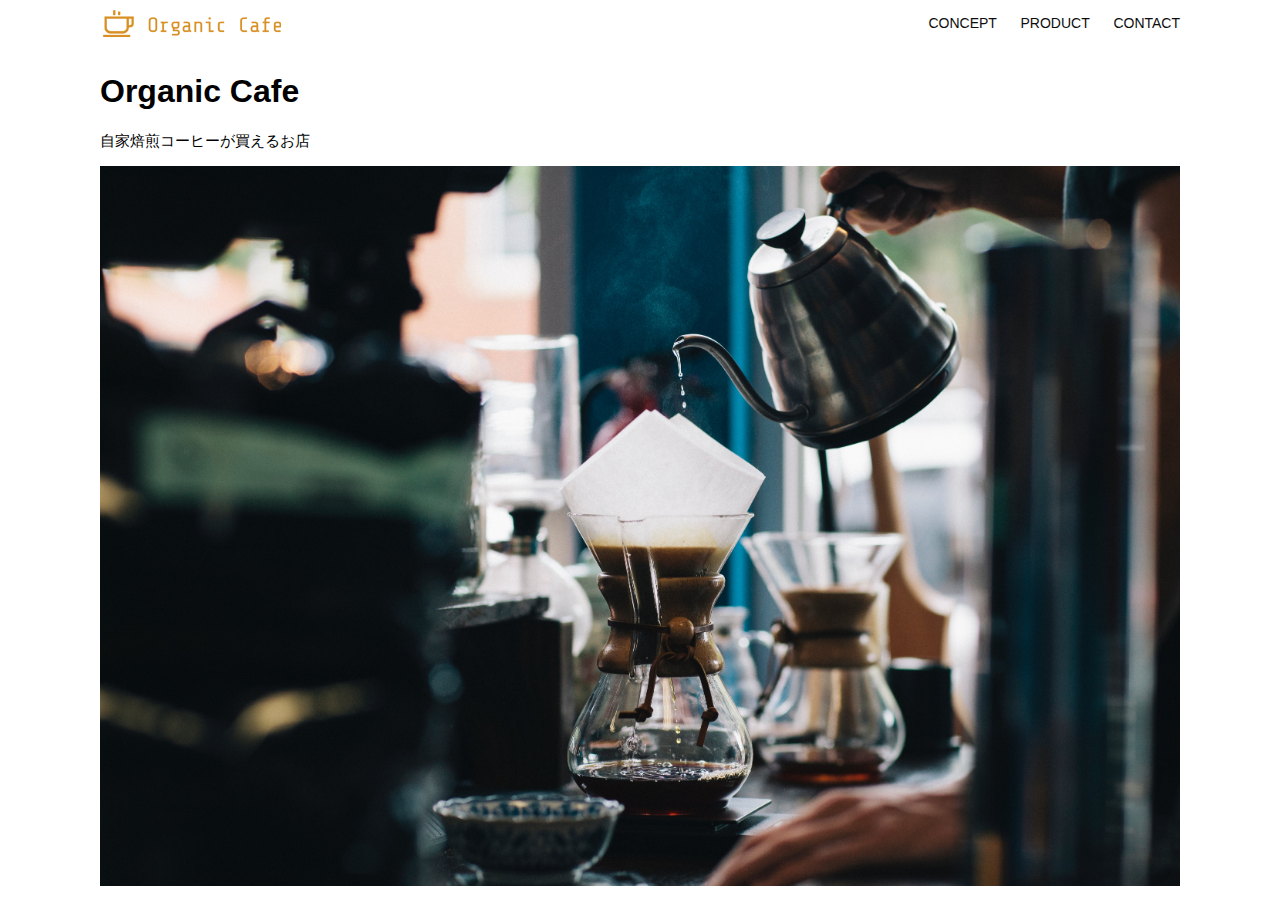
<file: html-css-kadai_013/index.html>
<!DOCTYPE html>
<html>
  <head>
    <title>Organic Cafe</title>
    <meta charset="UTF-8" />
    <meta name="description" content="自家焙煎のコーヒーがお家で楽しめるOrganic Cafe"/>
    <meta name="viewport" content="width=device-width, initial-scale=1.0" />
    <link rel="stylesheet" href="style.css" />
  </head>
  <body>
    <!-- ヘッダー -->
    <header>
      <!-- ロゴ -->
      <a href="index.html" id="logo"><img src="images/logo.png" alt="トップページに戻る"/></a>

      <!-- PC用ナビゲーション -->
      <nav id="nav-pc">
        <a href="index.html#concept">CONCEPT</a>
        <a href="index.html#product">PRODUCT</a>
        <a href="index.html#contact">CONTACT</a>
      </nav>
      <!-- スマホ用メニューボタン -->
      <img id="menu-sp" src="images/button-menu.png" alt="ナビゲーションを開く" onclick="document.getElementById('nav-sp').style.display = 'block'">

      <!-- スマホ用ナビゲーション -->
       <nav id="nav-sp">
        <img id="close" src="images/button-close.png" alt="ナビゲーションを閉じる" onclick="document.getElementById('nav-sp').style.display = 'none'">
        <a id="logo-sp" href="index.html" onclick="document.getElementById('nav-sp').style.display = 'none'"><img src="images/logo-sp.png" alt="トップページに戻る"></a>
        <a class="menu" href="index.html#concept" onclick="document.getElementById('nav-sp').style.display = 'none'">CONCEPT</a>
        <a class="menu" href="index.html#product" onclick="document.getElementById('nav-sp').style.display = 'none'">PRODUCT</a>
        <a class="menu" href="index.html#contact" onclick="document.getElementById('nav-sp').style.display = 'none'">CONTACT</a>
       </nav>
    </header>

    <main>
      <article>
        <!-- メインビジュアル -->
        <section id="main-visual">
          <div id="main-message">
            <h1>Organic Cafe</h1>
            <p>自家焙煎コーヒーが買えるお店</p>
          </div>
          <img src="images/main-image.jpg" alt="コーヒーをハンドドリップで淹れる画像"/>
        </section>
      </article>
    </main>
  </body>
</html>
</file>
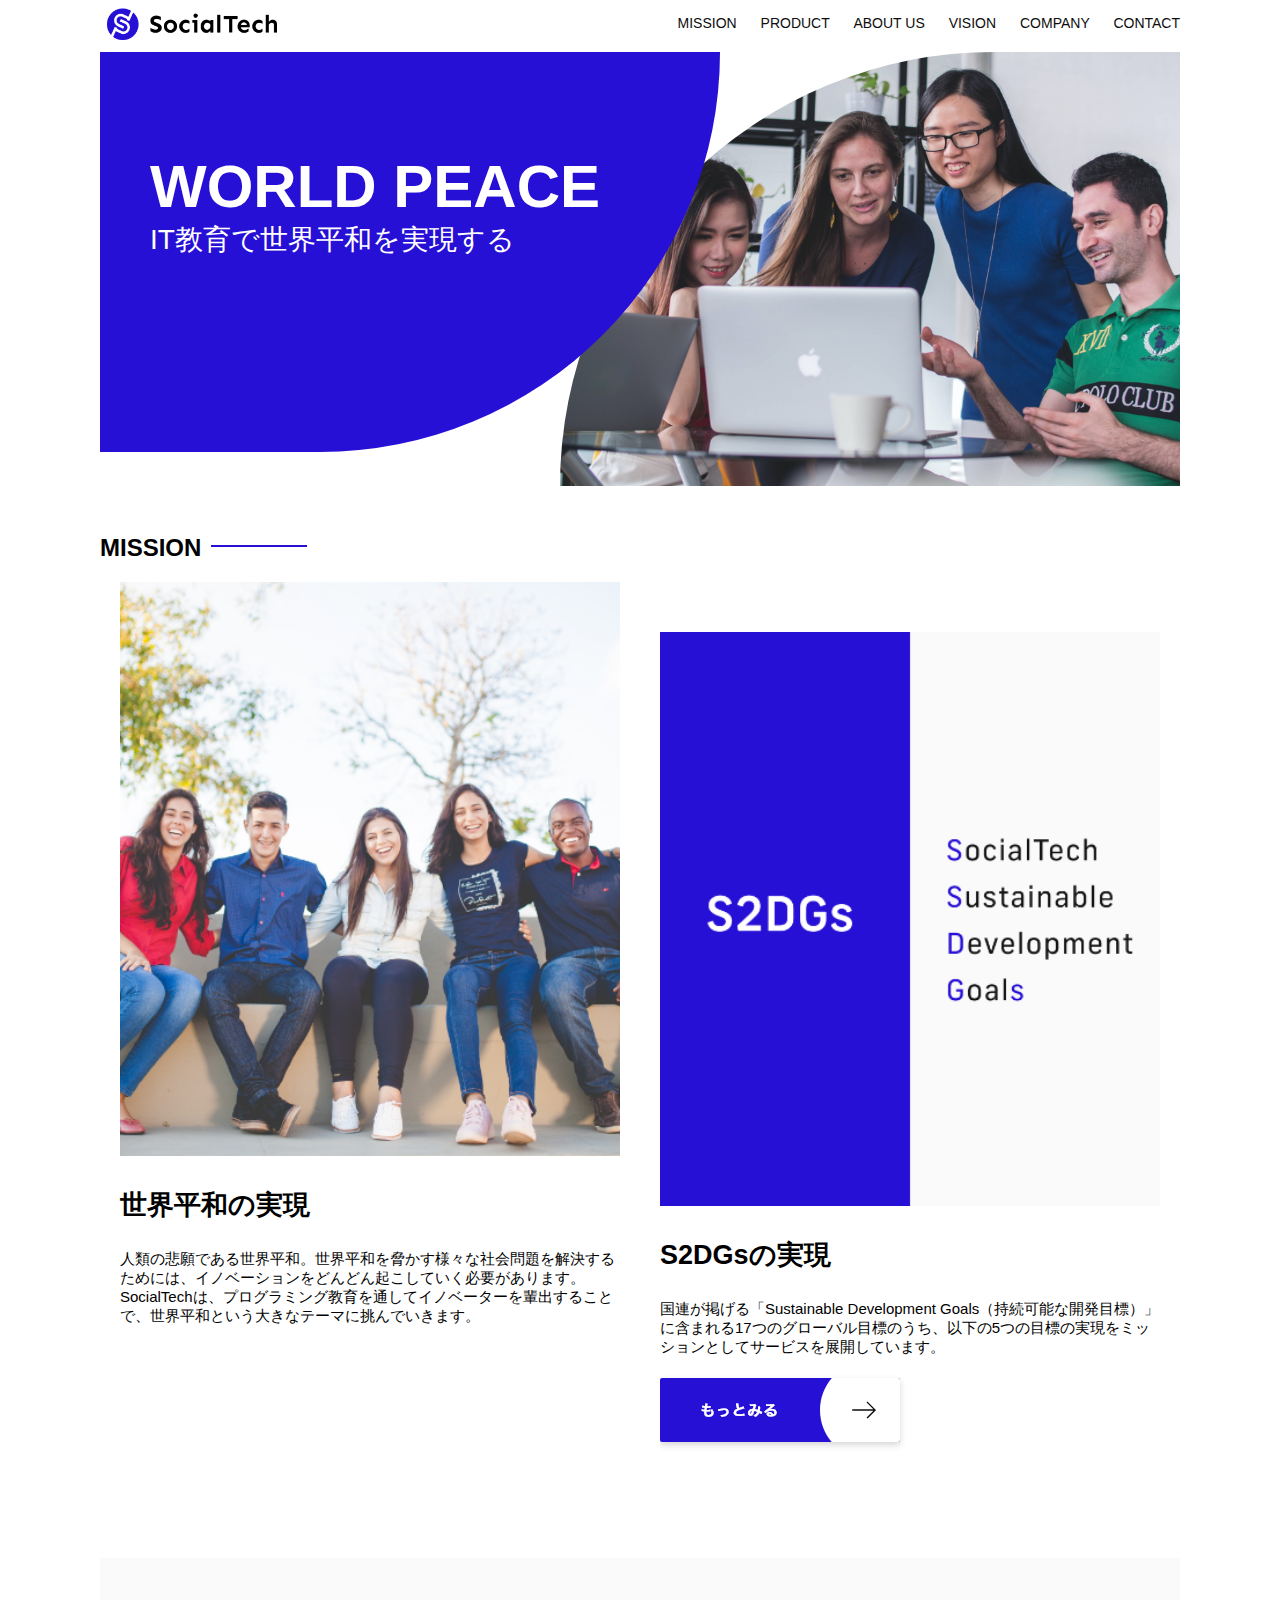
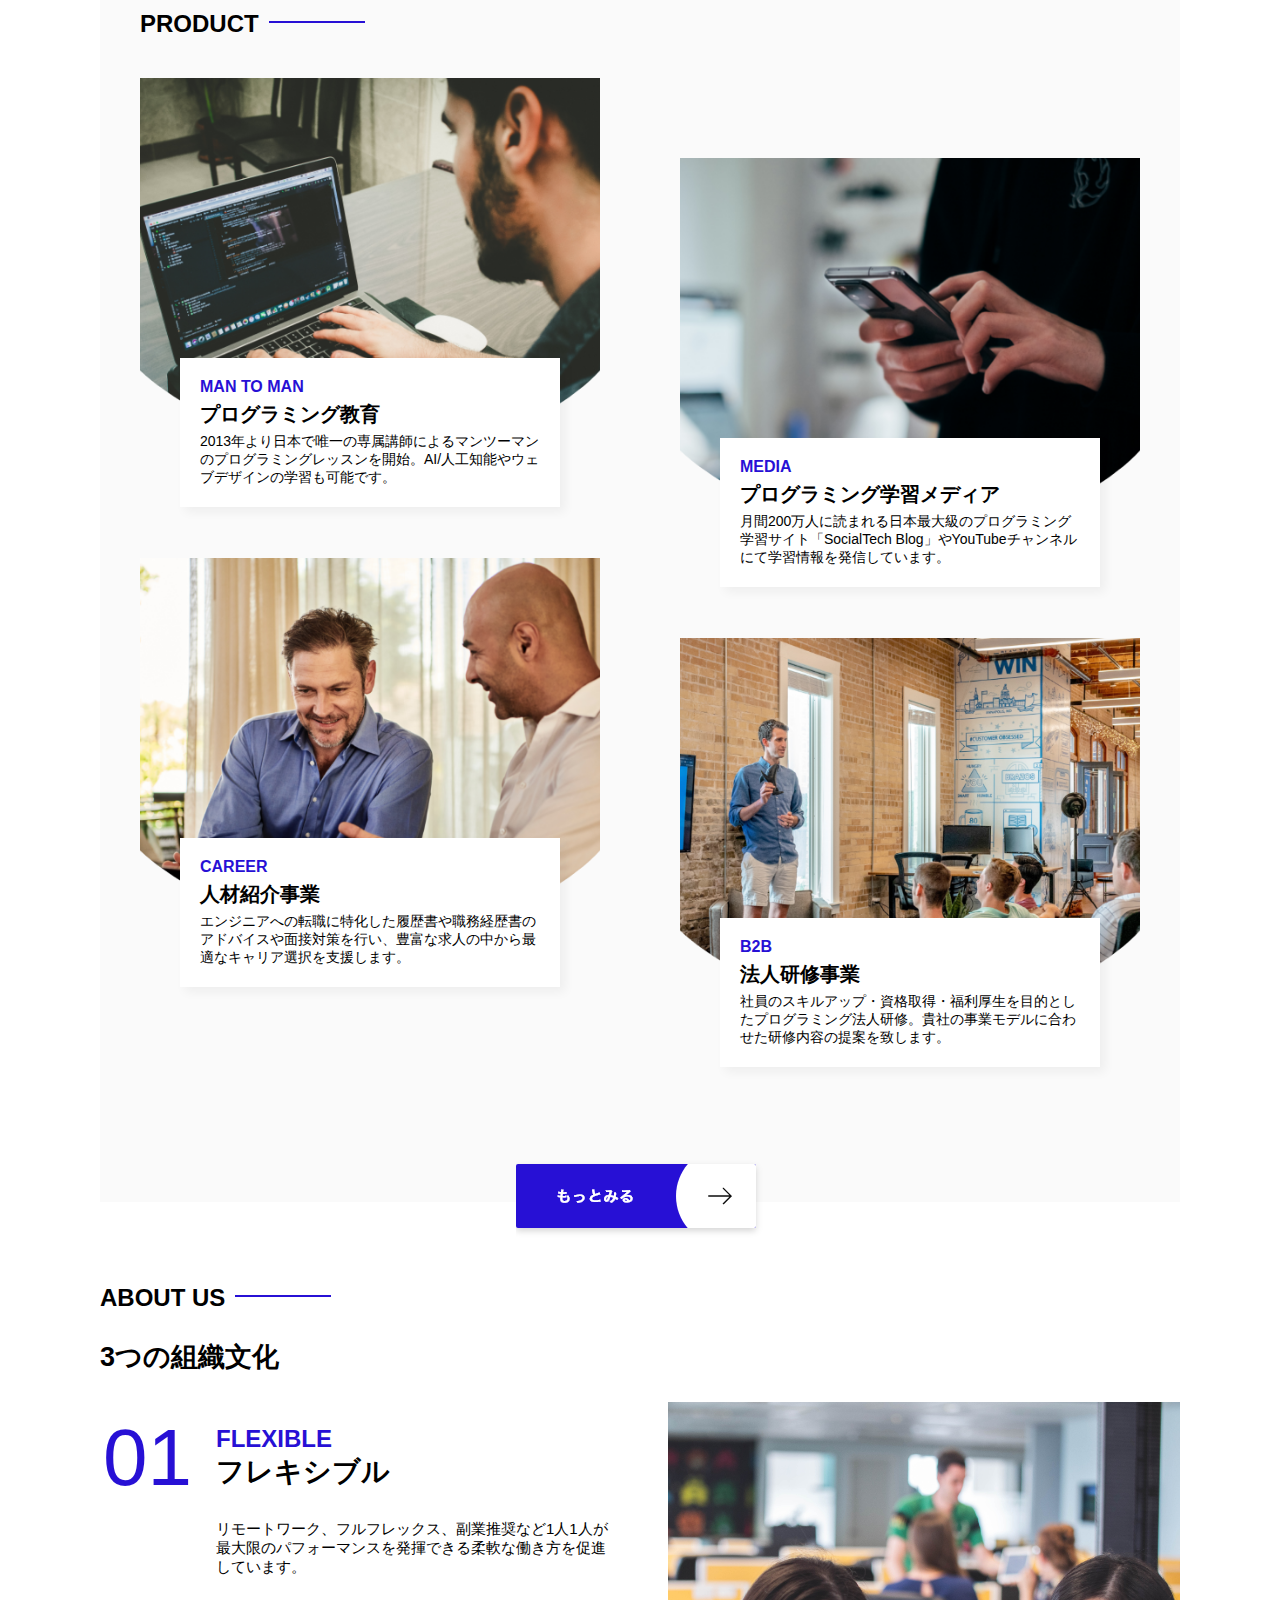
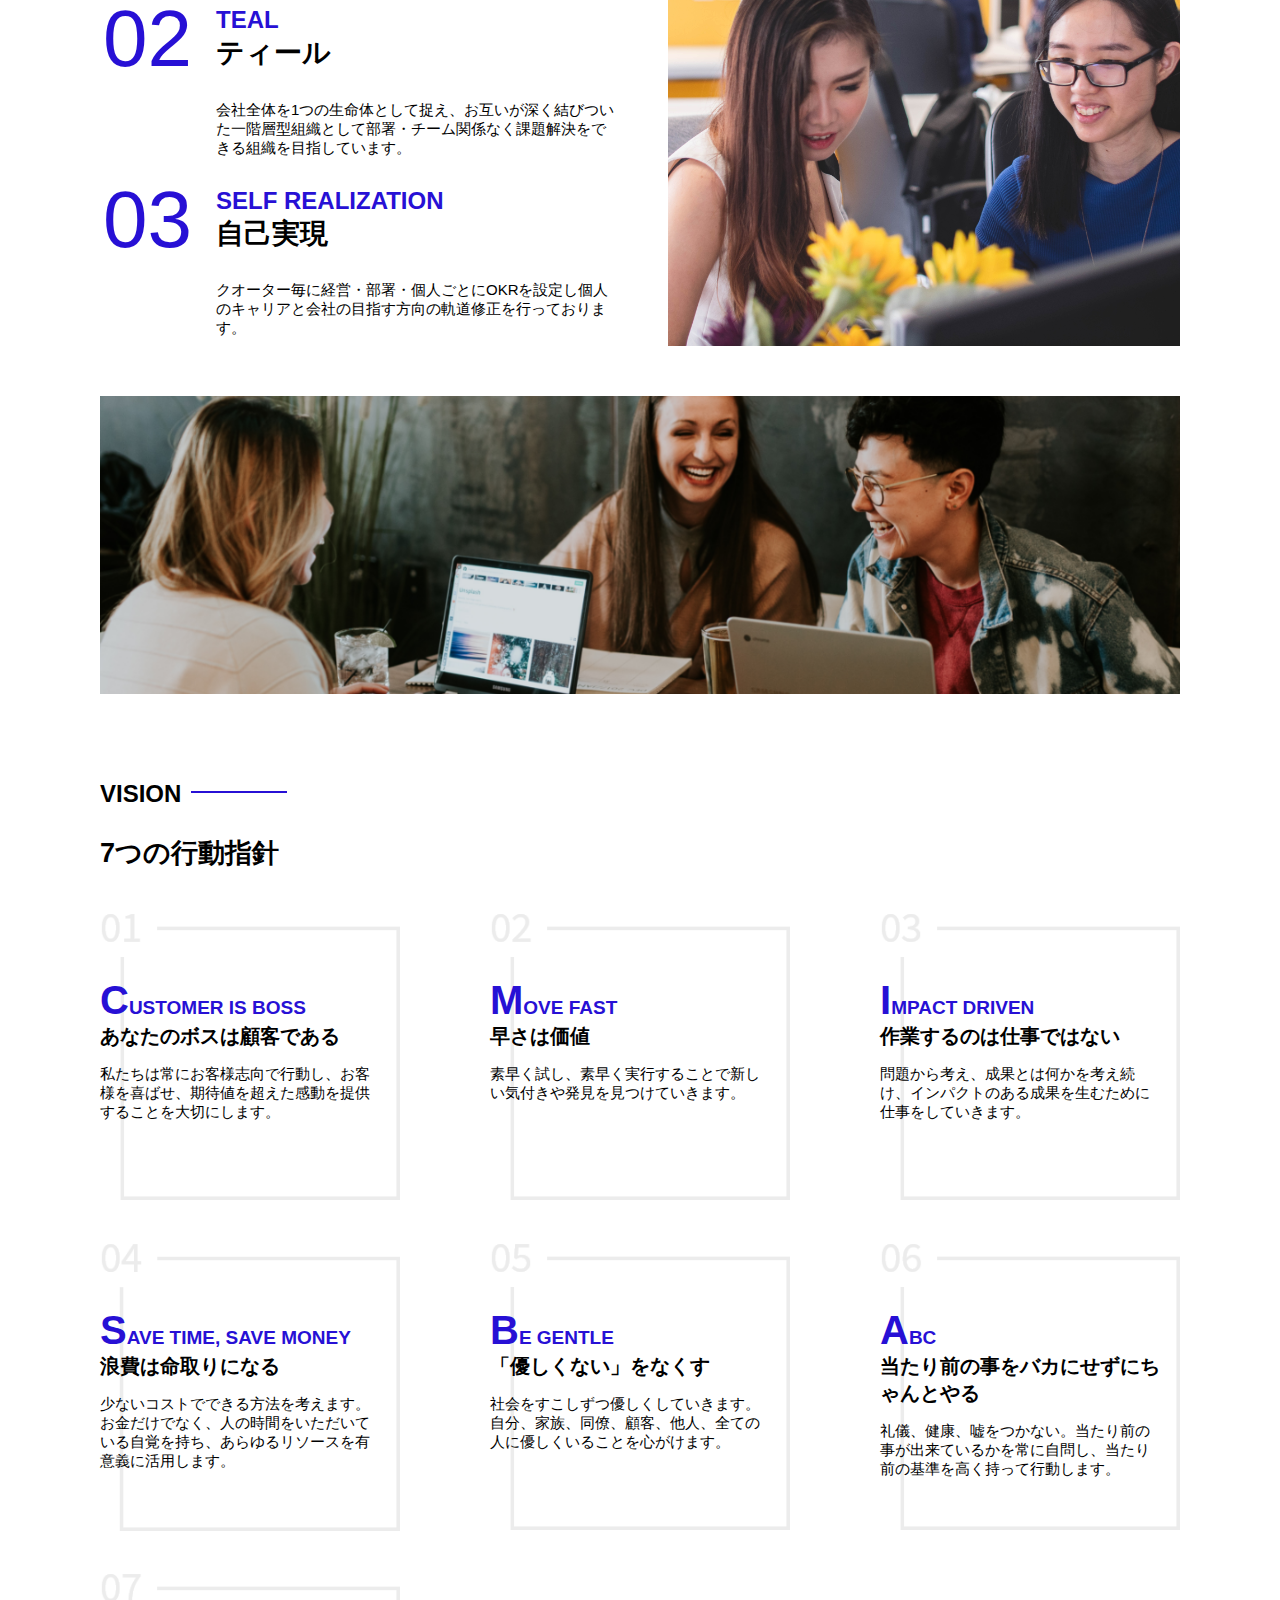
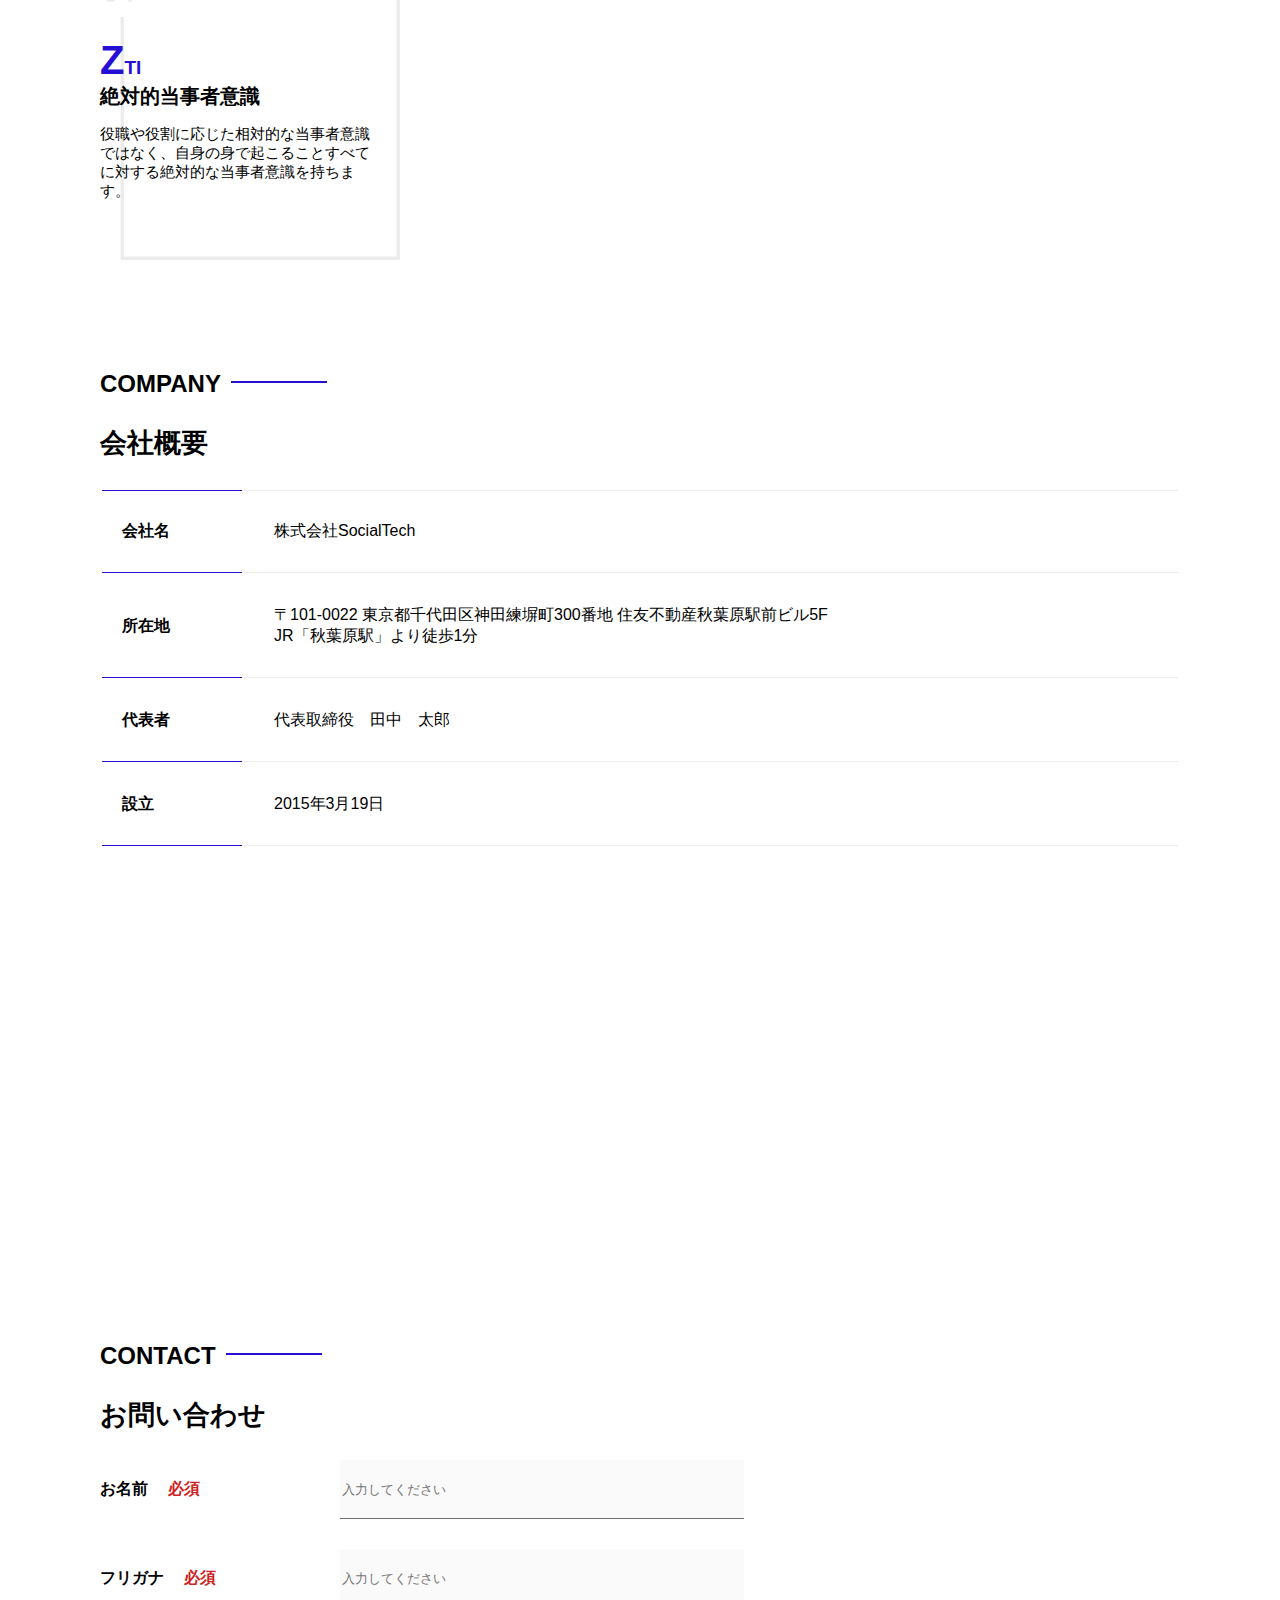
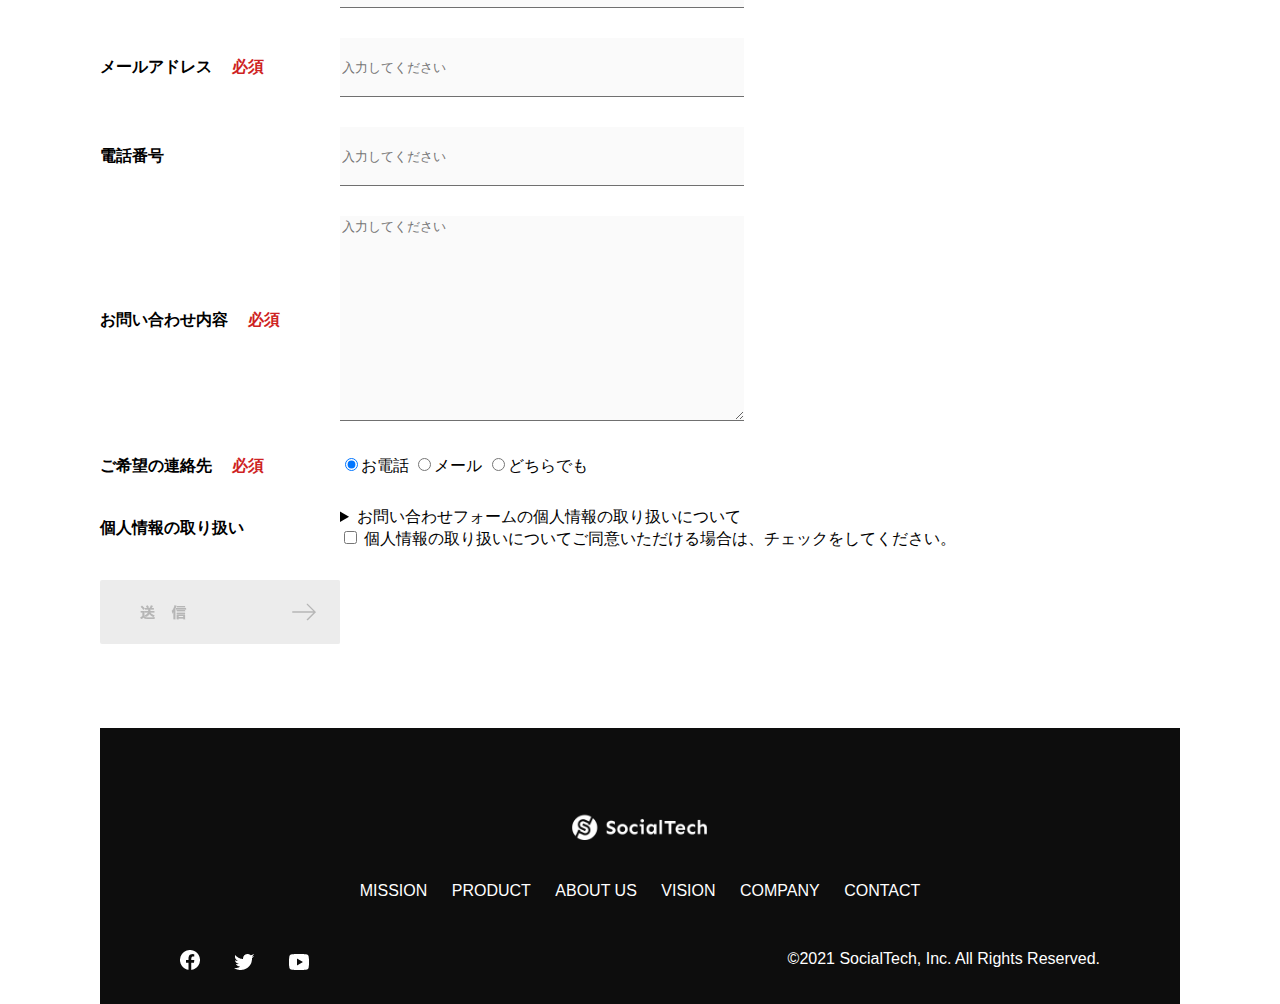
<file: kadai_tutorial_output/index.html>
<!DOCTYPE html>
<html>

<head>
  <title>SocialTech</title>
  <meta charset="UTF-8">
  <meta name="description" content="SocialTechはEdTech業界のリーディングカンパニーを目指します。">
  <meta name="viewport" content="width=device-width, initial-scale=1.0">
  <link rel="stylesheet" href="style.css">
</head>

<body>
  <!-- ヘッダー -->
  <header>
    <!-- ロゴ -->
    <a href="index.html" id="logo"><img src="images/logo.png" alt="トップページに戻る"></a>

    <!-- PC用ナビゲーション -->
    <nav id="nav-pc">
      <a href="mission.html">MISSION</a>
      <a href="product.html">PRODUCT</a>
      <a href="index.html#aboutus">ABOUT US</a>
      <a href="index.html#vision">VISION</a>
      <a href="index.html#company">COMPANY</a>
      <a href="index.html#contact">CONTACT</a>
    </nav>
    <!-- スマホ用メニューボタン -->
    <img id="menu-sp" src="images/button-menu.png" alt="ナビゲーションを開く"
      onclick="document.getElementById('nav-sp').style.display = 'block'">

    <!-- スマホ用ナビゲーション -->
    <nav id="nav-sp">
      <img id="close" src="images/button-close.png" alt="ナビゲーションを閉じる"
        onclick="document.getElementById('nav-sp').style.display = 'none'">
      <a id="logo-sp" href="index.html" onclick="document.getElementById('nav-sp').style.display = 'none'">
        <img src="images/logo-sp.png" alt="トップページに戻る"></a>
      <a class="menu" href="mission.html" onclick="document.getElementById('nav-sp').style.display = 'none'">MISSION</a>
      <a class="menu" href="product.html" onclick="document.getElementById('nav-sp').style.display = 'none'">PRODUCT</a>
      <a class="menu" href="index.html#aboutus" onclick="document.getElementById('nav-sp').style.display = 'none'">ABOUT
        US</a>
      <a class="menu" href="index.html#vision"
        onclick="document.getElementById('nav-sp').style.display = 'none'">VISION</a>
      <a class="menu" href="index.html#company"
        onclick="document.getElementById('nav-sp').style.display = 'none'">COMPANY</a>
      <a class="menu" href="index.html#contact"
        onclick="document.getElementById('nav-sp').style.display = 'none'">CONTACT</a>
      <div id="sns">
        <a href="https://www.facebook.com/sejuku2013"><img src="images/button-facebook.png" alt="Facebookのリンク"></a>
        <a href="https://twitter.com/samuraijuku"><img src="images/button-twitter.png" alt="Twitterのリンク"></a>
        <a href="https://www.youtube.com/channel/UCCFOQO5aDK0xXam4cUQXT8g"><img src="images/button-youtube.png"
            alt="YouTubeのリンク"></a>
      </div>
    </nav>
  </header>
  <main>
    <article>
      <!-- メインビジュアル -->
      <section id="main-visual">
        <div id="main-message">
          <h1>WORLD PEACE</h1>
          <p>IT教育で世界平和を実現する</p>
        </div>
        <img src="images/index/index-main.png" alt="PCの周りに集まる多国籍の仲間たち">
      </section>

      <!-- ミッション -->
      <section id="mission">
        <h2 class="index-h2">MISSION</h2>
        <div id="mission-flex">
          <div>
            <img id="mission-photo" src="images/index/index-mission.png" alt="屋外のベンチで写真を撮影する多国籍の仲間たち">
            <h3>世界平和の実現</h3>
            <p>
              人類の悲願である世界平和。世界平和を脅かす様々な社会問題を解決するためには、イノベーションをどんどん起こしていく必要があります。SocialTechは、プログラミング教育を通してイノベーターを輩出することで、世界平和という大きなテーマに挑んでいきます。
            </p>
          </div>
          <div>
            <img id="s2dgs" src="images/index/s2dgs.png" alt="S2DGs">
            <h3>S2DGsの実現</h3>
            <p>国連が掲げる「Sustainable Development Goals（持続可能な開発目標）」に含まれる17つのグローバル目標のうち、以下の5つの目標の実現をミッションとしてサービスを展開しています。</p>
            <a href="mission.html">
              <img src="images/button-more.png" alt="もっと見る">
            </a>
          </div>
        </div>
      </section>
      <!-- プロダクト -->
      <section id="product">
        <h2 class="index-h2">PRODUCT</h2>
        <div>
          <div id="product-left">
            <div>
              <img class="product-photo" src="images/index/index-mantoman.png" alt="PCでコードを書く男性">
              <div class="product-explain">
                <span>MAN TO MAN</span>
                <h3>プログラミング教育</h3>
                <p>2013年より日本で唯一の専属講師によるマンツーマンのプログラミングレッスンを開始。AI/人工知能やウェブデザインの学習も可能です。</p>
              </div>
            </div>
            <div>
              <img class="product-photo" src="images/index/index-career.png" alt="笑顔で話し合う2人の男性">
              <div class="product-explain">
                <span>CAREER</span>
                <h3>人材紹介事業</h3>
                <p>エンジニアへの転職に特化した履歴書や職務経歴書のアドバイスや面接対策を行い、豊富な求人の中から最適なキャリア選択を支援します。</p>
              </div>
            </div>
          </div>
          <div id="product-right">
            <div>
              <img class="product-photo" src="images/index/index-media.png" alt="スマートフォンを操作する人">
              <div class="product-explain">
                <span>MEDIA</span>
                <h3>プログラミング学習メディア</h3>
                <p>月間200万人に読まれる日本最大級のプログラミング学習サイト「SocialTech Blog」やYouTubeチャンネルにて学習情報を発信しています。</p>
              </div>
            </div>
            <div>
              <img class="product-photo" src="images/index/index-b2b.png" alt="講演中の男性とそれを聴く人々">
              <div class="product-explain">
                <span>B2B</span>
                <h3>法人研修事業</h3>
                <p>社員のスキルアップ・資格取得・福利厚生を目的としたプログラミング法人研修。貴社の事業モデルに合わせた研修内容の提案を致します。</p>
              </div>
            </div>
          </div>
        </div>
        <div>
          <a id="product-more" href="product.html">
            <img src="images/button-more.png" alt="もっとみる">
          </a>
        </div>
      </section>
      <!-- ABOUT US -->
      <section id="aboutus">
        <h2 class="index-h2">ABOUT US</h2>
        <h3>3つの組織文化</h3>
        <div>
          <table class="culture-table">
            <tr>
              <td>
                <span class="culture-num">01</span>
              </td>
              <td>
                <span class="culture-en">FLEXIBLE</span>
                <span class="culture-jp">フレキシブル</span>
              </td>
            </tr>
            <tr>
              <td>
                <!-- 空のセル -->
              </td>
              <td>
                <p class="culture-description">
                  リモートワーク、フルフレックス、副業推奨など1人1人が最大限のパフォーマンスを発揮できる柔軟な働き方を促進しています。
                </p>
              </td>
            </tr>
            <tr>
              <td>
                <span class="culture-num">02</span>
              </td>
              <td>
                <span class="culture-en">TEAL</span>
                <span class="culture-jp">ティール</span>
              </td>
            </tr>
            <tr>
              <td>
                <!-- 空のセル -->
              </td>
              <td>
                <p class="culture-description">
                  会社全体を1つの生命体として捉え、お互いが深く結びついた一階層型組織として部署・チーム関係なく課題解決をできる組織を目指しています。
                </p>
              </td>
            </tr>
            <tr>
              <td>
                <span class="culture-num">03</span>
              </td>
              <td>
                <span class="culture-en">SELF REALIZATION</span>
                <span class="culture-jp">自己実現</span>
              </td>
            </tr>
            <tr>
              <td>
                <!-- 空のセル -->
              </td>
              <td>
                <p class="culture-description">
                  クオーター毎に経営・部署・個人ごとにOKRを設定し個人のキャリアと会社の目指す方向の軌道修正を行っております。
                </p>
              </td>
            </tr>
          </table>
          <img class="culture-img" src="images/index/index-aboutus1.png" alt="笑顔で話し合う2人の女性">
        </div>
        <img class="culture-img2" src="images/index/index-aboutus2.png" alt="笑顔で話し合う3人の男女">
      </section>
      <!-- VISION -->
      <section id="vision">
        <h2 class="index-h2">VISION</h2>
        <h3>7つの行動指針</h3>
        <div>
          <div class="vision-box">
            <img src="images/index/vision-01.png" alt="01">
            <span>
              <h4>CUSTOMER IS BOSS</h4>
              <h5>あなたのボスは顧客である</h5>
              <p>私たちは常にお客様志向で行動し、お客様を喜ばせ、期待値を超えた感動を提供することを大切にします。</p>
            </span>
          </div>
          <div class="vision-box">
            <img src="images/index/vision-02.png" alt="02">
            <span>
              <h4>MOVE FAST</h4>
              <h5>早さは価値</h5>
              <p>素早く試し、素早く実行することで新しい気付きや発見を見つけていきます。</p>
            </span>
          </div>
          <div class="vision-box">
            <img src="images/index/vision-03.png" alt="03">
            <span>
              <h4>IMPACT DRIVEN</h4>
              <h5>作業するのは仕事ではない</h5>
              <p>問題から考え、成果とは何かを考え続け、インパクトのある成果を生むために仕事をしていきます。</p>
            </span>
          </div>
          <div class="vision-box">
            <img src="images/index/vision-04.png" alt="04">
            <span>
              <h4>SAVE TIME, SAVE MONEY</h4>
              <h5>浪費は命取りになる</h5>
              <p>少ないコストでできる方法を考えます。お金だけでなく、人の時間をいただいている自覚を持ち、あらゆるリソースを有意義に活用します。</p>
            </span>
          </div>
          <div class="vision-box">
            <img src="images/index/vision-05.png" alt="05">
            <span>
              <h4>BE GENTLE</h4>
              <h5>「優しくない」をなくす</h5>
              <p>社会をすこしずつ優しくしていきます。自分、家族、同僚、顧客、他人、全ての人に優しくいることを心がけます。</p>
            </span>
          </div>
          <div class="vision-box">
            <img src="images/index/vision-06.png" alt="06">
            <span>
              <h4>ABC</h4>
              <h5>当たり前の事をバカにせずにちゃんとやる</h5>
              <p>礼儀、健康、嘘をつかない。当たり前の事が出来ているかを常に自問し、当たり前の基準を高く持って行動します。</p>
            </span>
          </div>
          <div class="vision-box">
            <img src="images/index/vision-07.png" alt="07">
            <span>
              <h4>ZTI</h4>
              <h5>絶対的当事者意識</h5>
              <p>役職や役割に応じた相対的な当事者意識ではなく、自身の身で起こることすべてに対する絶対的な当事者意識を持ちます。</p>
            </span>
          </div>
        </div>
      </section>
      <!-- COMPANY -->
      <section id="company">
        <h2 class="index-h2">COMPANY</h2>
        <h3>会社概要</h3>
        <table id="company-table">
          <tr>
            <th class="tableheader-first">会社名</th>
            <td class="cell-first">株式会社SocialTech</td>
          </tr>
          <tr>
            <th class="tableheader">所在地</th>
            <td class="cell">〒101-0022 東京都千代田区神田練塀町300番地 住友不動産秋葉原駅前ビル5F<br>JR「秋葉原駅」より徒歩1分</td>
          </tr>
          <tr>
            <th class="tableheader">代表者</th>
            <td class="cell">代表取締役　田中　太郎</td>
          </tr>
          <tr>
            <th class="tableheader">設立</th>
            <td class="cell">2015年3月19日</td>
          </tr>
        </table>
        <iframe
          src="https://www.google.com/maps/embed?pb=!1m18!1m12!1m3!1d3240.0686781123454!2d139.7720776753224!3d35.69992752894742!2m3!1f0!2f0!3f0!3m2!1i1024!2i768!4f13.1!3m3!1m2!1s0x60188fee13660e23%3A0x77137876edf742ac!2z5L2P5Y-L5LiN5YuV55Sj56eL6JGJ5Y6f6aeF5YmN44OT44Or!5e0!3m2!1sja!2sjp!4v1721255472766!5m2!1sja!2sjp"
          style="border:0;" allowfullscreen="" loading="lazy" referrerpolicy="no-referrer-when-downgrade">
        </iframe>
      </section>
      <!-- お問い合わせフォーム -->
      <section id="contact">
        <h2 class="index-h2">CONTACT</h2>
        <h3>お問い合わせ</h3>
        <form>
          <div>
            <div class="contact-heading">
              <label class="contact-label">お名前<span class="contact-span">必須</span></label>
            </div>
            <div>
              <input type="text" name="name" placeholder="入力してください" class="contact-textbox">
            </div>
          </div>
          <div>
            <div class="contact-heading">
              <label class="contact-label">フリガナ<span class="contact-span">必須</span></label>
            </div>
            <div>
              <input type="text" name="hurigana" placeholder="入力してください" class="contact-textbox">
            </div>
          </div>
          <div>
            <div class="contact-heading">
              <label class="contact-label">メールアドレス<span class="contact-span">必須</span></label>
            </div>
            <div>
              <input type="text" name="email" placeholder="入力してください" class="contact-textbox">
            </div>
          </div>
          <div>
            <div class="contact-heading">
              <label class="contact-label">電話番号</label>
            </div>
            <div>
              <input type="text" name="tel" placeholder="入力してください" class="contact-textbox">
            </div>
          </div>
          <div>
            <div class="contact-heading">
              <label class="contact-label">お問い合わせ内容<span class="contact-span">必須</span></label>
            </div>
            <div>
              <textarea class="contact-textarea" placeholder="入力してください" name="message"></textarea>
            </div>
          </div>
          <div>
            <div class="contact-heading">
              <label class="contact-label">ご希望の連絡先<span class="contact-span">必須</span></label>
            </div>
            <div>
              <input class="radiobutton" type="radio" value="tel" name="contact" checked><label>お電話</label>
              <input class="radiobutton" type="radio" value="mail" name="contact"><label>メール</label>
              <input class="radiobutton" type="radio" value="both" name="contact"><label>どちらでも</label>
            </div>
          </div>
          <div>
            <div class="contact-heading">
              <label class="contact-label">個人情報の取り扱い</label>
            </div>
            <div>
              <details>
                <summary>お問い合わせフォームの個人情報の取り扱いについて</summary>
                <div>
                  <span>１．組織の名称又は氏名</span><br>
                  株式会社SocialTech<br><br>
                  <span>２．個人情報保護管理者（若しくはその代理人）の氏名又は職名、所属及び連絡先
                    鈴木 一郎 コーポレート部</span><br>
                  メールアドレス：samurai@example.com<br>
                  TEL：03-1234-5678<br>
                  <span>３．個人情報の利用目的</span><br>
                  ・本サービス及び本サービスに関連する情報の提供又はそれらに関する連絡のため<br>
                  ・ユーザーの本人確認のため<br>
                  ・当社サービスのご案内のため<br>
                  ・当社の商品等の広告または宣伝（電子メールによるものを含むものとします。）<br><br>
                  <span>４．個人情報の取り扱い業務の委託</span><br>
                  個人情報の取扱業務の全部または一部を外部に業務委託する場合があります。<br>
                  その際、弊社は、個人情報を適切に保護できる管理体制を敷き実行していることを条件として<br>
                  委託先を厳選したうえで、機密保持契約を委託先と締結し、お客様の個人情報を厳密に管理させます。<br><br>
                  <span>５．個人情報の開示等の請求</span><br>
                  お客様は、弊社に対してご自身の個人情報の開示等（利用目的の通知、開示、内容の訂正・追加・削除、利用の停止または消去、第三者への提供の停止）に関して、当社問合わせ窓口に申し出ることができます。<br>
                  その際、弊社はお客様ご本人を確認させていただいたうえで、合理的な期間内に対応いたします。<br><br>
                  なお、個人情報に関する弊社問合わせ先は、次の通りです。<br><br>
                  株式会社SocialTech　個人情報問合せ窓口<br>
                  〒101-0022 東京都千代田区神田練塀町300番地 住友不動産秋葉原駅前ビル5F<br>
                  メールアドレス：samurai@example.com　TEL：03-1234-5678<br><br>
                  <span>６．個人情報を提供されることの任意性について</span><br><br>
                  お客様がご自身の個人情報を弊社に提供されるか否かは、お客様のご判断によりますが、もしご提供されない場合には、適切なサービスが提供できない場合がありますので予めご了承ください。
                </div>
              </details>
              <input type="checkbox" name="agree">
              <span>個人情報の取り扱いについてご同意いただける場合は、チェックをしてください。</span>
            </div>
          </div>
          <input type="image" src="images/button-submit.png" alt="送信する">
        </form>
      </section>
    </article>
    <footer>
      <div id="footer-logo">
        <img src="images/logo-sp.png" alt="SocialTech">
      </div>
      <div id="footer-link">
        <a href="mission.html">MISSION</a>
        <a href="product.html">PRODUCT</a>
        <a href="index.html#aboutus">ABOUT US</a>
        <a href="index.html#vision">VISION</a>
        <a href="index.html#company">COMPANY</a>
        <a href="index.html#contact">CONTACT</a>
      </div>
      <div id="sns-footer">
        <a href="https://www.facebook.com/sejuku2013"><img src="images/button-facebook.png" alt="Facebookのリンク"></a>
        <a href="https://twitter.com/samuraijuku"><img src="images/button-twitter.png" alt="Twitterのリンク"></a>
        <a href="https://www.youtube.com/channel/UCCFOQO5aDK0xXam4cUQXT8g"><img src="images/button-youtube.png"
            alt="YouTubeのリンク"></a>
        <span id="copyright">&copy;2021 SocialTech, Inc. All Rights Reserved.</span>
      </div>
    </footer>
  </main>
</body>

</html>
</file>
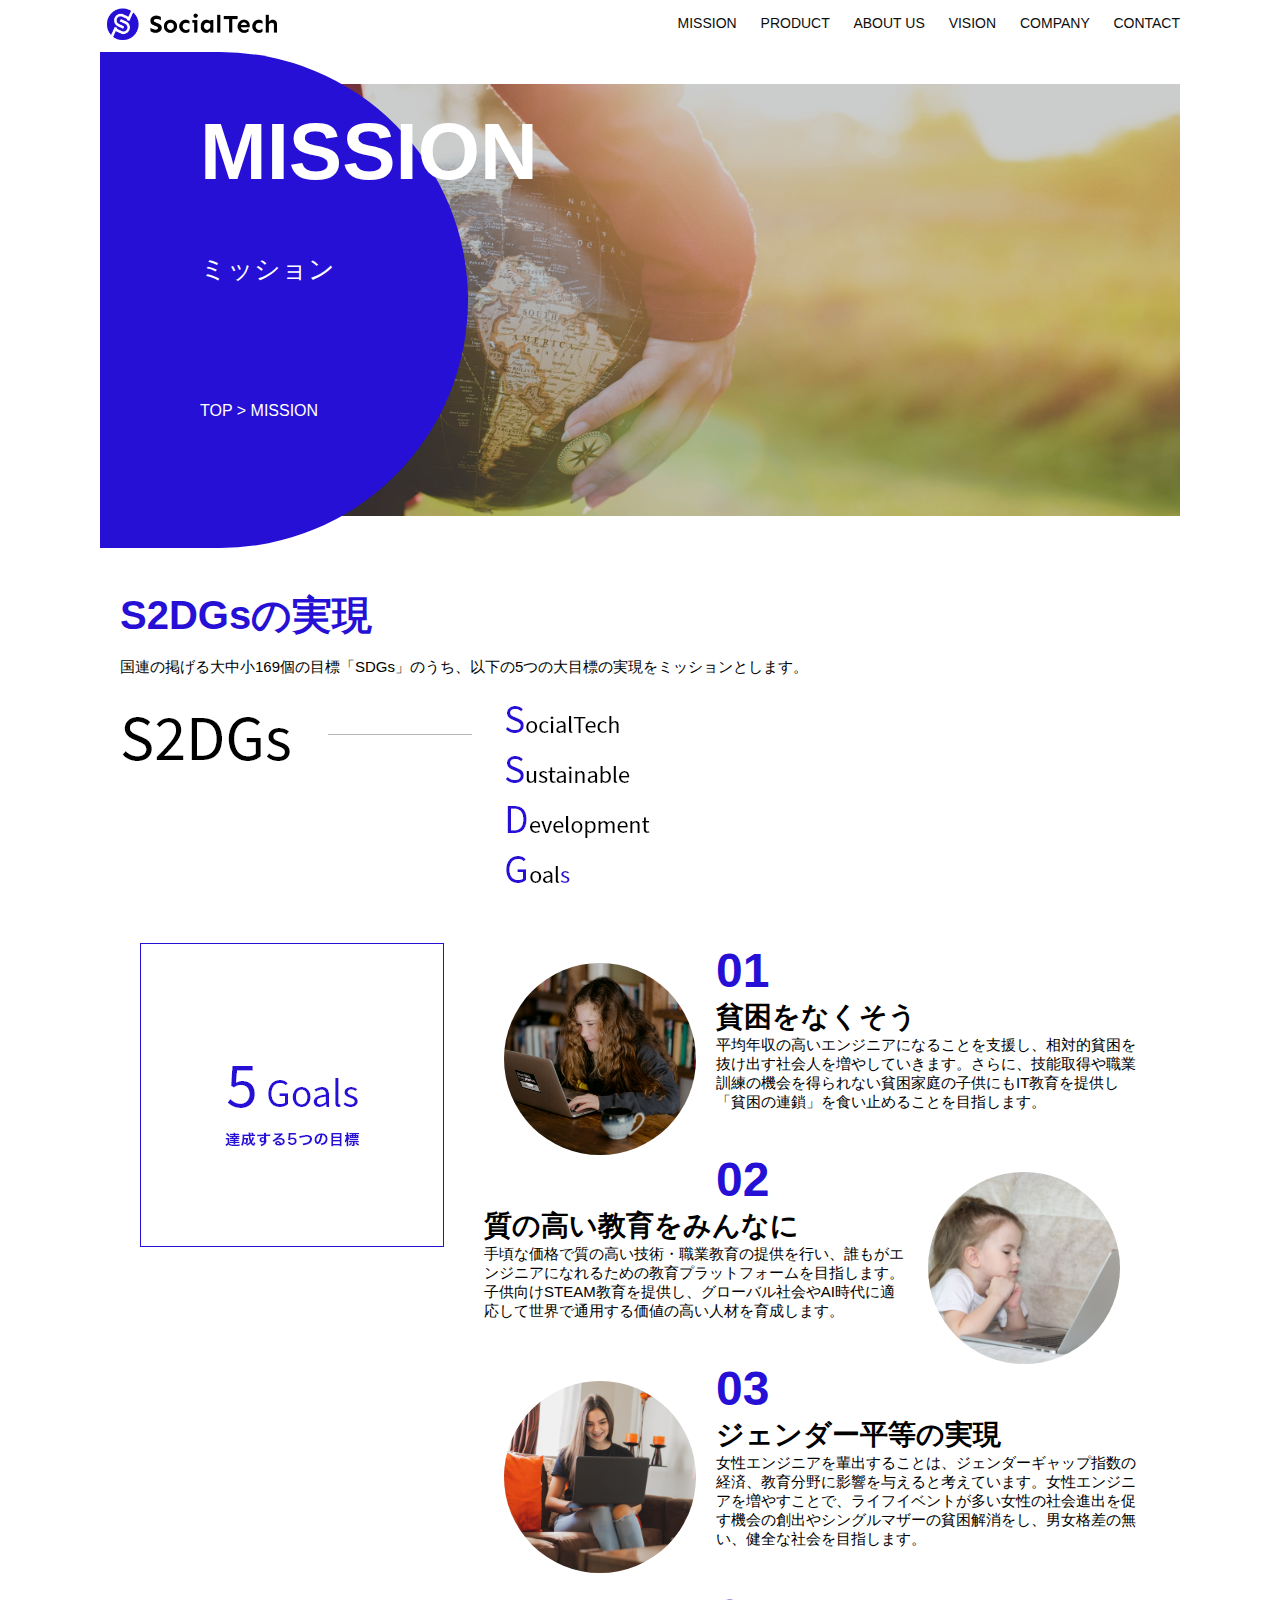
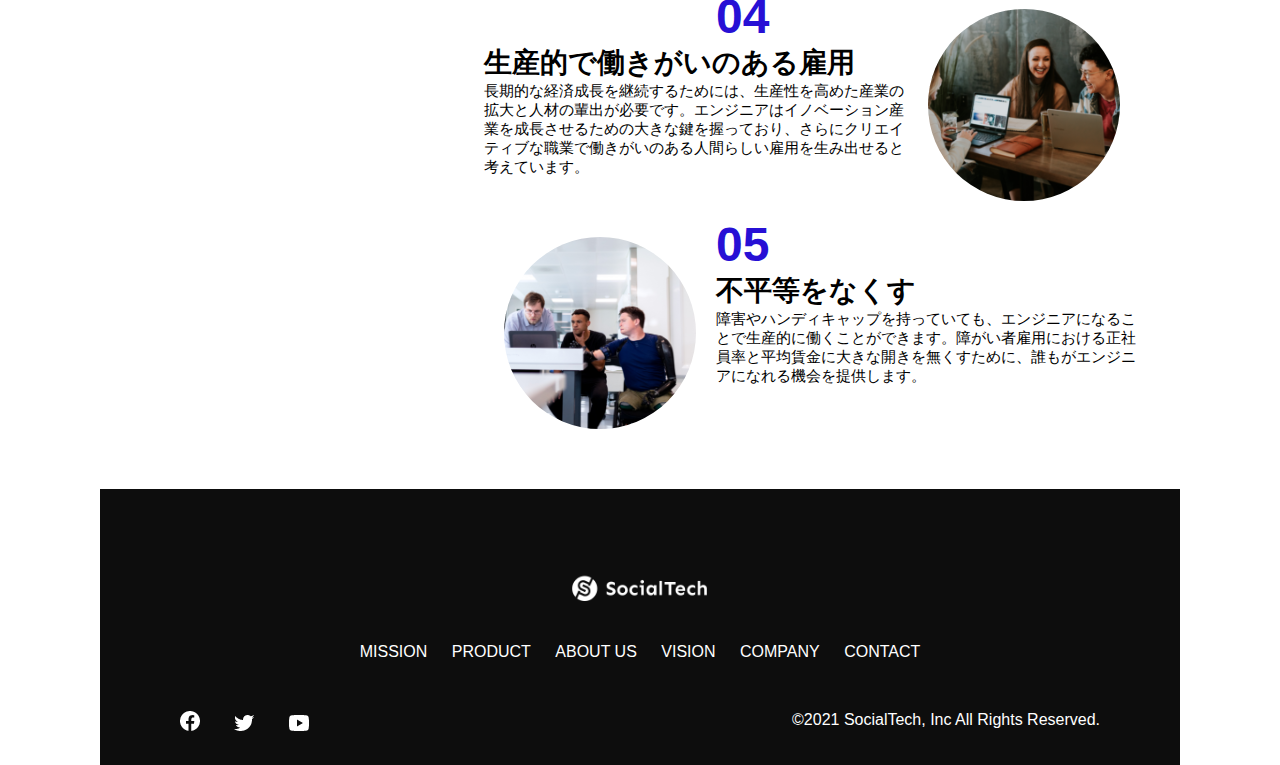
<file: kadai_tutorial_output/mission.html>
<!DOCTYPE html>
<html>

<head>
  <title>SocialTech - MISSION ミッション -</title>
  <meta charset="UTF-8">
  <meta name="description" content="SocialTechが目指す5つの目標（S2DGs）を紹介します">
  <meta name="viewport" content="width=device-width, initial-scale=1.0">
  <link rel="stylesheet" href="style.css">
</head>

<body>
  <!-- ヘッダー -->
  <header>
    <!-- ロゴ -->
    <a href="index.html" id="logo"><img src="images/logo.png" alt="トップページに戻る"></a>

    <!-- PC用ナビゲーション -->
    <nav id="nav-pc">
      <a href="mission.html">MISSION</a>
      <a href="product.html">PRODUCT</a>
      <a href="index.html#aboutus">ABOUT US</a>
      <a href="index.html#vision">VISION</a>
      <a href="index.html#company">COMPANY</a>
      <a href="index.html#contact">CONTACT</a>
    </nav>
    <!-- スマホ用メニューボタン -->
    <img id="menu-sp" src="images/button-menu.png" alt="ナビゲーションを開く"
      onclick="document.getElementById('nav-sp').style.display = 'block'">

    <!-- スマホ用ナビゲーション -->
    <nav id="nav-sp">
      <img id="close" src="images/button-close.png" alt="ナビゲーションを閉じる"
        onclick="document.getElementById('nav-sp').style.display = 'none'">
      <a id="logo-sp" href="index.html" onclick="document.getElementById('nav-sp').style.display = 'none'">
        <img src="images/logo-sp.png" alt="トップページに戻る"></a>
      <a class="menu" href="mission.html" onclick="document.getElementById('nav-sp').style.display = 'none'">MISSION</a>
      <a class="menu" href="product.html" onclick="document.getElementById('nav-sp').style.display = 'none'">PRODUCT</a>
      <a class="menu" href="index.html#aboutus" onclick="document.getElementById('nav-sp').style.display = 'none'">ABOUT
        US</a>
      <a class="menu" href="index.html#vision"
        onclick="document.getElementById('nav-sp').style.display = 'none'">VISION</a>
      <a class="menu" href="index.html#company"
        onclick="document.getElementById('nav-sp').style.display = 'none'">COMPANY</a>
      <a class="menu" href="index.html#contact"
        onclick="document.getElementById('nav-sp').style.display = 'none'">CONTACT</a>
      <div id="sns">
        <a href="https://www.facebook.com/sejuku2013"><img src="images/button-facebook.png" alt="Facebookのリンク"></a>
        <a href="https://twitter.com/samuraijuku"><img src="images/button-twitter.png" alt="Twitterのリンク"></a>
        <a href="https://www.youtube.com/channel/UCCFOQO5aDK0xXam4cUQXT8g"><img src="images/button-youtube.png"
            alt="YouTubeのリンク"></a>
      </div>
    </nav>
  </header>
  <main>
    <article>
      <section id="mission-main">
        <div id="mission-title">
          <h1>MISSION</h1>
          <span>ミッション</span>
          <div>TOP > MISSION</div>
        </div>
      </section>
      <section id="mission-s2dgs">
        <h2 class="mission-h2">S2DGsの実現</h2>
        <p>国連の掲げる大中小169個の目標「SDGs」のうち、以下の5つの大目標の実現をミッションとします。</p>
        <img src="images/mission/mission-s2dgs.png" alt="S2DGs">
      </section>
      <section id="mission-5goals">
        <div>
          <img id="s2dgs-image" src="images/mission/mission-5goals.png" alt="5Goals">
        </div>
        <div>
          <div>
            <img class="fivegoals-image-left" src="images/mission/mission-5goals01.png" alt="PCを操作する女の子">
            <span class="fivegoals-number">01</span>
            <h3 class="fivegoals-h3">貧困をなくそう</h3>
            <p class="fivegoals-p">
              平均年収の高いエンジニアになることを支援し、相対的貧困を抜け出す社会人を増やしていきます。さらに、技能取得や職業訓練の機会を得られない貧困家庭の子供にもIT教育を提供し「貧困の連鎖」を食い止めることを目指します。
            </p>
          </div>
          <div>
            <img class="fivegoals-image-right" src="images/mission/mission-5goals02.png" alt="PCを見つめる小さい女の">
            <span class="fivegoals-number">02</span>
            <h3 class="fivegoals-h3">質の高い教育をみんなに</h3>
            <p class="fivegoals-p">
              手頃な価格で質の高い技術・職業教育の提供を行い、誰もがエンジニアになれるための教育プラットフォームを目指します。子供向けSTEAM教育を提供し、グローバル社会やAI時代に適応して世界で通用する価値の高い人材を育成します。
            </p>
          </div>
          <div>
            <img class="fivegoals-image-left" src="images/mission/mission-5goals03.png" alt="PCを操作する女性">
            <span class="fivegoals-number">03</span>
            <h3 class="fivegoals-h3">ジェンダー平等の実現</h3>
            <p class="fivegoals-p">
              女性エンジニアを輩出することは、ジェンダーギャップ指数の経済、教育分野に影響を与えると考えています。女性エンジニアを増やすことで、ライフイベントが多い女性の社会進出を促す機会の創出やシングルマザーの貧困解消をし、男女格差の無い、健全な社会を目指します。
            </p>
          </div>
          <div>
            <img class="fivegoals-image-right" src="images/mission/mission-5goals04.png" alt="笑顔で話し合う3人の男女">
            <span class="fivegoals-number">04</span>
            <h3 class="fivegoals-h3">生産的で働きがいのある雇用</h3>
            <p class="fivegoals-p">
              長期的な経済成長を継続するためには、生産性を高めた産業の拡大と人材の輩出が必要です。エンジニアはイノベーション産業を成長させるための大きな鍵を握っており、さらにクリエイティブな職業で働きがいのある人間らしい雇用を生み出せると考えています。
            </p>
          </div>
          <div>
            <img class="fivegoals-image-left" src="images/mission/mission-5goals05.png" alt="障害を持つ男性が生き生きと働く様子">
            <span class="fivegoals-number">05</span>
            <h3 class="fivegoals-h3">不平等をなくす</h3>
            <p class="fivegoals-p">
              障害やハンディキャップを持っていても、エンジニアになることで生産的に働くことができます。障がい者雇用における正社員率と平均賃金に大きな開きを無くすために、誰もがエンジニアになれる機会を提供します。
            </p>
          </div>
        </div>
      </section>
    </article>
    <footer>
      <div id="footer-logo">
        <img src="images/logo-sp.png" alt="SocialTech">
      </div>
      <div id="footer-link">
        <a href="mission.html">MISSION</a>
        <a href="product.html">PRODUCT</a>
        <a href="index.html#aboutus">ABOUT US</a>
        <a href="index.html#vision">VISION</a>
        <a href="index.html#company">COMPANY</a>
        <a href="index.html#contact">CONTACT</a>
      </div>
      <div id="sns-footer">
        <a href="https://www.facebook.com/sejuku2013"><img src="images/button-facebook.png" alt="Facebookのリンク"></a>
        <a href="https://twitter.com/samuraijuku"><img src="images/button-twitter.png" alt="Twitterのリンク"></a>
        <a href="https://www.youtube.com/channel/UCCFOQO5aDK0xXam4cUQXT8g"><img src="images/button-youtube.png"
            alt="YouTubeのリンク"></a>
        <span id="copyright">&copy;2021 SocialTech, Inc All Rights Reserved.</span>
      </div>
    </footer>
  </main>
</body>

</html>
</file>
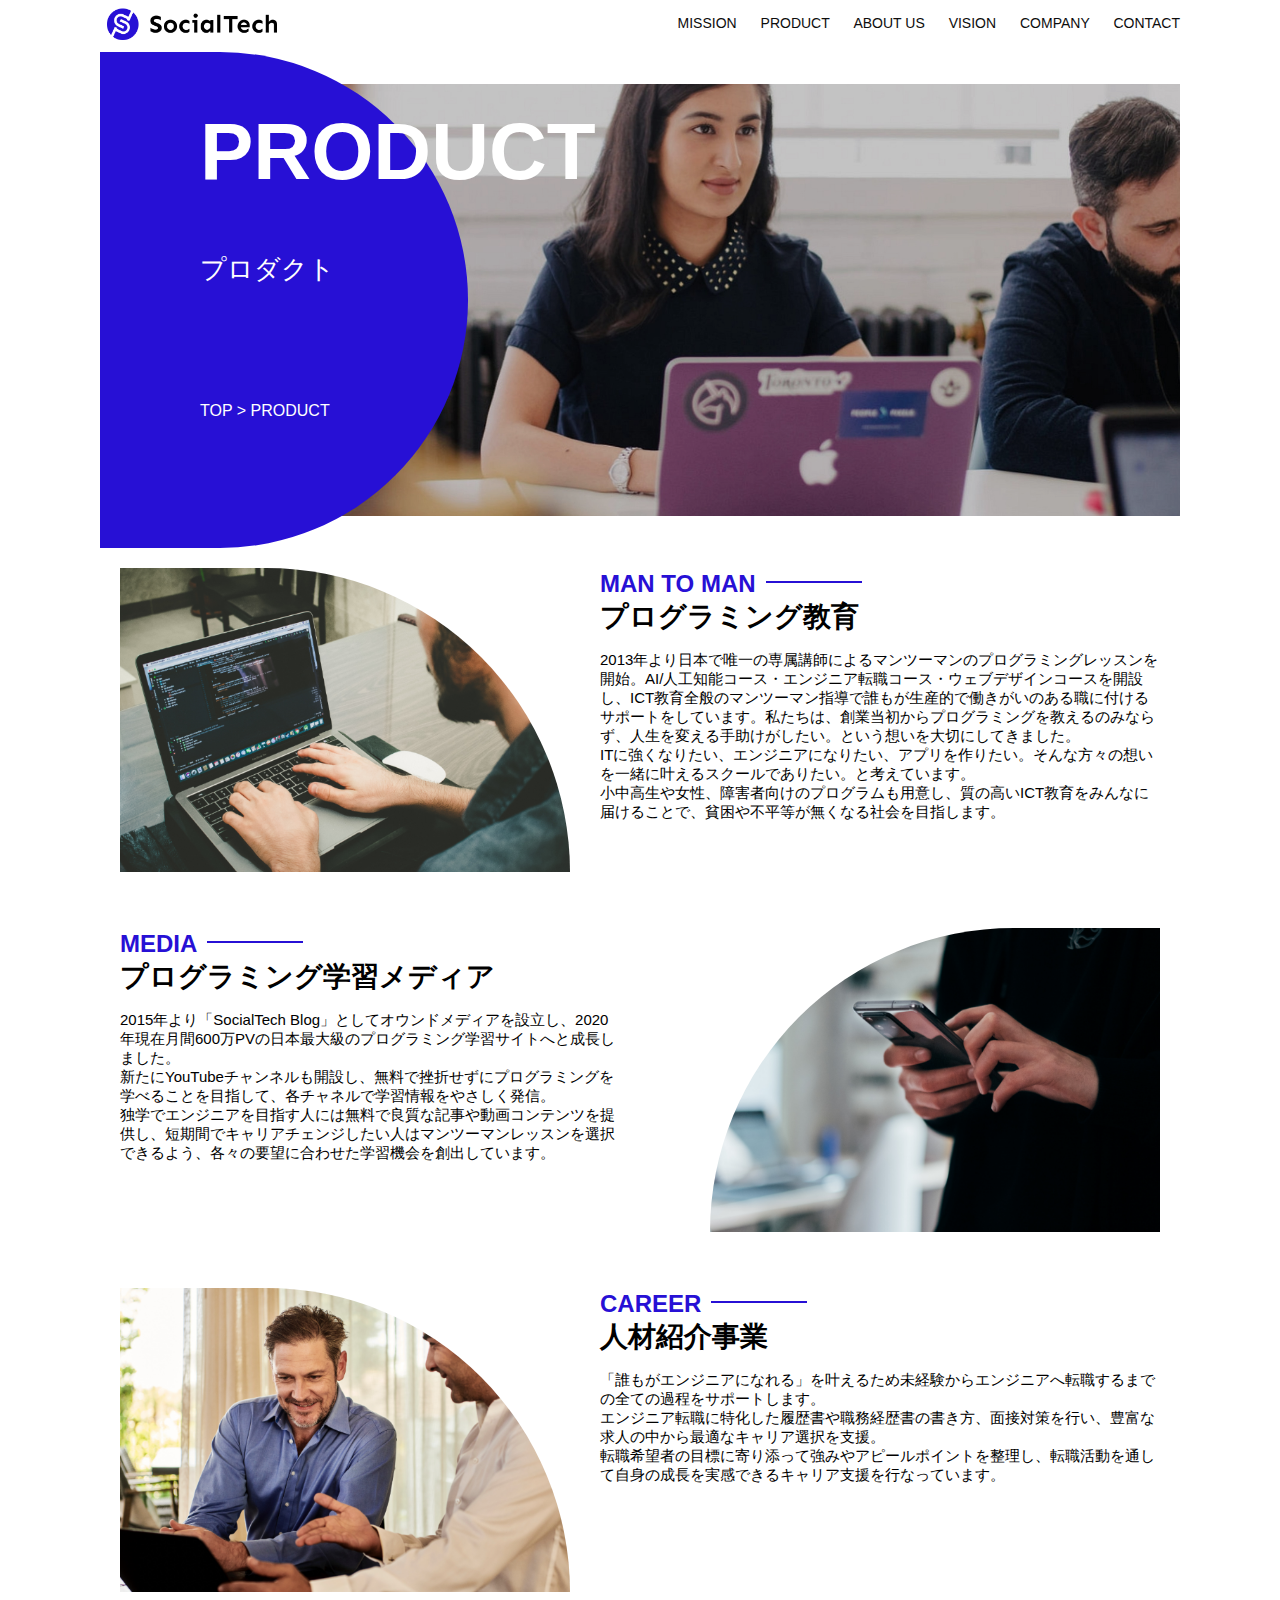
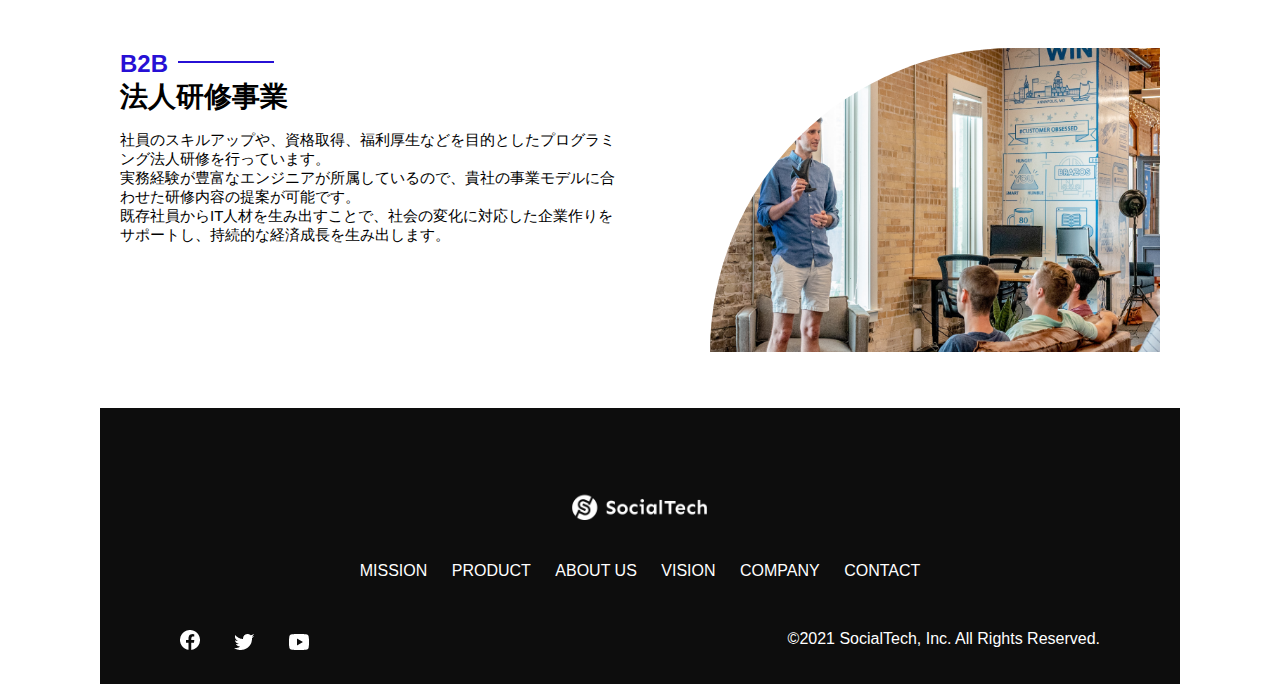
<file: kadai_tutorial_output/product.html>
<!DOCTYPE html>
<html>

<head>
  <title>SocialTech - PRODUCT プロダクト</title>
  <meta charset="UTF-8">
  <meta name="description" content="SocialTechの4つのプロダクトを紹介します">
  <meta name="viewport" content="width=device-width, initial-scale=1.0">
  <link rel="stylesheet" href="style.css">
</head>

<body>
  <!-- ヘッダー -->
  <header>
    <!-- ロゴ -->
    <a href="index.html" id="logo"><img src="images/logo.png" alt="トップページに戻る"></a>

    <!-- PC用ナビゲーション -->
    <nav id="nav-pc">
      <a href="mission.html">MISSION</a>
      <a href="product.html">PRODUCT</a>
      <a href="index.html#aboutus">ABOUT US</a>
      <a href="index.html#vision">VISION</a>
      <a href="index.html#company">COMPANY</a>
      <a href="index.html#contact">CONTACT</a>
    </nav>
    <!-- スマホ用メニューボタン -->
    <img id="menu-sp" src="images/button-menu.png" alt="ナビゲーションを開く"
      onclick="document.getElementById('nav-sp').style.display = 'block'">

    <!-- スマホ用ナビゲーション -->
    <nav id="nav-sp">
      <img id="close" src="images/button-close.png" alt="ナビゲーションを閉じる"
        onclick="document.getElementById('nav-sp').style.display = 'none'">
      <a id="logo-sp" href="index.html" onclick="document.getElementById('nav-sp').style.display = 'none'">
        <img src="images/logo-sp.png" alt="トップページに戻る"></a>
      <a class="menu" href="mission.html" onclick="document.getElementById('nav-sp').style.display = 'none'">MISSION</a>
      <a class="menu" href="product.html" onclick="document.getElementById('nav-sp').style.display = 'none'">PRODUCT</a>
      <a class="menu" href="index.html#aboutus" onclick="document.getElementById('nav-sp').style.display = 'none'">ABOUT
        US</a>
      <a class="menu" href="index.html#vision"
        onclick="document.getElementById('nav-sp').style.display = 'none'">VISION</a>
      <a class="menu" href="index.html#company"
        onclick="document.getElementById('nav-sp').style.display = 'none'">COMPANY</a>
      <a class="menu" href="index.html#contact"
        onclick="document.getElementById('nav-sp').style.display = 'none'">CONTACT</a>
      <div id="sns">
        <a href="https://www.facebook.com/sejuku2013"><img src="images/button-facebook.png" alt="Facebookのリンク"></a>
        <a href="https://twitter.com/samuraijuku"><img src="images/button-twitter.png" alt="Twitterのリンク"></a>
        <a href="https://www.youtube.com/channel/UCCFOQO5aDK0xXam4cUQXT8g"><img src="images/button-youtube.png"
            alt="YouTubeのリンク"></a>
      </div>
    </nav>
  </header>
  <main>
    <article>
      <section id="product-main">
        <div id="product-title">
          <h1>PRODUCT</h1>
          <span>プロダクト</span>
          <div>TOP > PRODUCT</div>
        </div>
      </section>
      <section class="product-section1">
        <img src="images/product/product-mantoman.png" alt="PCでコードを書く男性">
        <div>
          <h2 class="product-h2">MAN TO MAN</h2>
          <h3 class="product-h3">プログラミング教育</h3>
          <p>
            2013年より日本で唯一の専属講師によるマンツーマンのプログラミングレッスンを開始。AI/人工知能コース・エンジニア転職コース・ウェブデザインコースを開設し、ICT教育全般のマンツーマン指導で誰もが生産的で働きがいのある職に付けるサポートをしています。私たちは、創業当初からプログラミングを教えるのみならず、人生を変える手助けがしたい。という想いを大切にしてきました。<br>ITに強くなりたい、エンジニアになりたい、アプリを作りたい。そんな方々の想いを一緒に叶えるスクールでありたい。と考えています。<br>小中高生や女性、障害者向けのプログラムも用意し、質の高いICT教育をみんなに届けることで、貧困や不平等が無くなる社会を目指します。
          </p>
        </div>
      </section>
      <section class="product-section2">
        <div>
          <h2 class="product-h2">MEDIA</h2>
          <h3 class="product-h3">プログラミング学習メディア</h3>
          <p>
            2015年より「SocialTech
            Blog」としてオウンドメディアを設立し、2020年現在月間600万PVの日本最大級のプログラミング学習サイトへと成長しました。<br>新たにYouTubeチャンネルも開設し、無料で挫折せずにプログラミングを学べることを目指して、各チャネルで学習情報をやさしく発信。<br>独学でエンジニアを目指す人には無料で良質な記事や動画コンテンツを提供し、短期間でキャリアチェンジしたい人はマンツーマンレッスンを選択できるよう、各々の要望に合わせた学習機会を創出しています。
          </p>
        </div>
        <img src="images/product/product-media.png" alt="スマートフォンを操作する人">
      </section>
      <section class="product-section1">
        <img src="images/product/product-career.png" alt="笑顔で話し合う2人の男性">
        <div>
          <h2 class="product-h2">CAREER</h2>
          <h3 class="product-h3">人材紹介事業</h3>
          <p>
            「誰もがエンジニアになれる」を叶えるため未経験からエンジニアへ転職するまでの全ての過程をサポートします。<br>エンジニア転職に特化した履歴書や職務経歴書の書き方、面接対策を行い、豊富な求人の中から最適なキャリア選択を支援。<br>転職希望者の目標に寄り添って強みやアピールポイントを整理し、転職活動を通して自身の成長を実感できるキャリア支援を行なっています。<br>
          </p>
        </div>
      </section>
      <section class="product-section2">
        <div>
          <h2 class="product-h2">B2B</h2>
          <h3 class="product-h3">法人研修事業</h3>
          <p>
            社員のスキルアップや、資格取得、福利厚生などを目的としたプログラミング法人研修を行っています。<br>実務経験が豊富なエンジニアが所属しているので、貴社の事業モデルに合わせた研修内容の提案が可能です。<br>既存社員からIT人材を生み出すことで、社会の変化に対応した企業作りをサポートし、持続的な経済成長を生み出します。
          </p>
        </div>
        <img src="images/product/product-b2b.png" alt="講演中の男性とそれを聴く人々">
      </section>
    </article>
    <footer>
      <div id="footer-logo">
        <img src="images/logo-sp.png" alt="SocialTech">
      </div>
      <div id="footer-link">
        <a href="mission.html">MISSION</a>
        <a href="product.html">PRODUCT</a>
        <a href="index.html#aboutus">ABOUT US</a>
        <a href="index.html#vision">VISION</a>
        <a href="index.html#company">COMPANY</a>
        <a href="index.html#contact">CONTACT</a>
      </div>
      <div id="sns-footer">
        <a href="https://www.facebook.com/sejuku2013"><img src="images/button-facebook.png" alt="Facebookのリンク"></a>
        <a href="https://twitter.com/samuraijuku"><img src="images/button-twitter.png" alt="Twitterのリンク"></a>
        <a href="https://www.youtube.com/channel/UCCFOQO5aDK0xXam4cUQXT8g"><img src="images/button-youtube.png"
            alt="YouTubeのリンク"></a>
        <span id="copyright">&copy;2021 SocialTech, Inc. All Rights Reserved.</span>
      </div>
    </footer>
  </main>
</body>

</html>
</file>
<file: html-css-kadai_013/style.css>
/* PC、スマホ共通スタイル */
body {
  font-family: "Source Sans Pro", "Hiragino Kaku Gothic ProN", Meiryo, Arial,
    sans-serif;
}

p {
  font-size: 15px;
}

#main-visual>img {
  width: 100%;
}

/*================
PC用のスタイル 
=================*/
@media screen and (min-width: 768px) {
  /* 横幅設定 */
  body {
    max-width: 1080px;
    min-width: 960px;
    margin: 0 auto 0 auto;
  }

  /* ヘッダー */
  header {
    display: flex;
    justify-content: space-between;
  }

  /* ナビゲーションのレイアウト */
  #nav-pc {
    text-align: right;
    font-size: 14px;
    padding-top: 15px;
  }

  /* ナビゲーションのリンクの装飾設定 */
  #nav-pc>a {
    text-decoration: none;
    margin-left: 20px;
  }

  #nav-pc>a:link {
    color: #0d0d0d;
  }

  #nav-pc>a:visited {
    color: #0d0d0d;
  }

  #nav-pc>a:hover {
    color: #0d0d0d;
    text-decoration: underline;
  }

  #nav-pc>a:active {
    color: #0d0d0d;
  }

  #menu-sp {
    display: none;
  }
  #nav-sp {
    display: none;
  }
}

/*================
スマートフォン用のスタイル 
=================*/
@media screen and (max-width: 767px) {
  body {
    min-width: 375px;
    margin: 0;
  }
  
  /* PC用ナビゲーション非表示 */
  #nav-pc {
    display: none;
  }

  /* ハンバーガーメニュー */
  #menu-sp {
    float: right;
    padding: 0;
  }

  /* スマホ用ナビゲーション */
  #nav-sp {
    background-color: #ec933e;
    position: absolute;
    left: 0;
    top: 0;
    height: 100%;
    width: 100%;
    display: none;
    z-index: 100;
  }

  /* Xボタン */
  #close {
    position: absolute;
    top: 20px;
    right: 20px;
  }

  /* ナビゲーションメニュー用ロゴ */
  #logo-sp {
    margin: 80px 0 30px 20px;
  }
  #nav-sp > a {
    display: block;
  }
  #nav-sp > a:link {
    color: #ffffff;
  }
  #nav-sp > a:visited {
    color: #ffffff;
  }
  #nav-sp > a:hover {
    color: #ffffff;
    text-decoration: underline;
  }
  #nav-sp > a:active {
    color: #ffffff;
  }
  #nav-sp > .menu {
    text-decoration: none;
    display: block;
    margin: auto 20px;
    height: 44px;
    font-size: 16px;
    background-image: url("images/arrow.png");
    background-repeat: no-repeat;
    background-position: right top;
  }
}
</file>
<file: kadai_tutorial_output/style.css>
/* PC、スマホ共通スタイル */
body {
  font-family: "Source Sans Pro", "Hiragino Kaku Gothic ProN", Meiryo, Arial, sans-serif;
}

p {
  font-size: 15px;
}

.arrow-right {
  color: #2710d5;
}

#submit {
  margin-top: 50px;
}

/*===========
PC用のスタイル
===========*/
@media screen and (min-width:768px) {
/* 横幅設定 */
body {
  max-width: 1080px;
  min-width: 900px;
  margin: 0 auto 0 auto;
}


/* ヘッダー */
header {
  display: flex;
  justify-content: space-between;
}

/* ナビゲーションのレイアウト */
#nav-pc {
  font-size: 14px;
  padding-top: 15px;
}

/* ナビゲーションのリンクの装飾設定 */
#nav-pc > a {
  text-decoration: none;
  margin-left: 20px;
}
#nav-pc > a:link {
  color: #0d0d0d;
}
#nav-pc > a:visited {
  color: #0d0d0d;
}
#nav-pc > a:hover {
  color: #0d0d0d;
  text-decoration: underline;
}
#nav-pc > a:active {
  color: #0d0d0d;
}

/* スマホ用ナビを非表示 */
#nav-sp,
#menu-sp {
  display: none;
}

/* メインビジュアル */
#main-visual {
  position: relative;
  height: 400px;
}

#main-message {
  position: absolute;
  top: 0;
  left: 0;
  background-color: #2710d5;
  color: #ffffff;
  border-radius: 0 0 476px 0;
  max-width: 620px;
  height: 100%;
  width: 100%;
  z-index: 11;
}

#main-message > h1 {
  font-size: 60px;
  font-weight: bold;
  margin: 100px 0 0 50px;
}
#main-message > p {
  font-size: 28px;
  margin: 0 0 0 50px;
}

#main-visual > img {
  max-width: 620px;
  border-radius: 476px 0 0 0;
  position: absolute;
  top: 0;
  right: 0;
  z-index: 10;
}

/* 見出し */
h2 {
  margin: 40px 0 0 0;
}

h2::after {
  content: url("images/line.png");
  margin-left: 10px;
}

h3 {
  font-size: 27px;
}

/* ミッション */
#mission {
  margin: 80px auto 80px auto;
  width: 100%;
}

#mission-flex {
  width: 100%;
  display: flex;
}

#mission-flex > div {
  width: 50%;
  margin: 20px;
}

#mission-photo {
  width: 100%;
}

#s2dgs {
  margin-top: 50px;
  width: 100%;
}

/* プロダクト */
#product {
  background-color: #fafafa;
  margin: 80px 0 80px 0;
  padding: 10px 40px 0px 40px;
}

/* 外枠 */
#product > div {
  margin-top: 40px;
  display: flex;
}

/* 左のカラム */
#product-left {
  width: 50%;
  margin-right: 20px;
}

/* 右のカラム */
#product-right {
  width: 50%;
  margin-left: 20px;
  margin-top: 80px;
}

/* 画像＋説明の枠 */
#product-left > div {
  position: relative;
  height: 480px;
  margin-right: 20px;
}

#product-right > div {
  position: relative;
  height: 480px;
  margin-left: 20px;
}

/* 画像 */
.product-photo {
  width: 100%;
}

/* 説明文の枠 */
.product-explain {
  background-color: #ffffff;
  position: absolute;
  left: 0;
  top: 280px;
  margin: 0 40px 0 40px;
  padding: 20px;
  box-shadow: 5px 5px 10px rgba(0, 0, 0, 0.05);
}

/* 説明文の英語 */
.product-explain > span {
  color: #2710d5;
  font-weight: bold;
  font-size: 16px;
  margin: 0;
}

/* 説明文の見出し */
.product-explain > h3 {
  font-size: 20px;
  margin: 5px 0 5px 0;
}

/* 説明文 */
.product-explain > p {
  font-size: 14px;
  margin: 0;
}

/* 「もっと見る」ボタン */
#product-more {
  margin: 0 auto -42px auto;
}

/* ABOUT US */
#aboutus {
  margin: 80px auto;
}

/* 3つの組織文化と画像を入れる枠 */
#aboutus > div {
  display: flex;
}

/* 画像 */
.culture-img {
  width: 100%;
  align-self: flex-start;
}

.culture-img2 {
  margin-top: 50px;
  width: 100%;
}

/* 3つの組織文化の表 */
.culture-table {
  margin-right: 50px;
}

/* 番号 */
.culture-num {
  font-size: 80px;
  color: #2710d5;
  margin: 0 20px 0 0;
}

/* 組織文化英語 */
.culture-en {
  color: #2710d5;
  font-weight: bold;
  font-size: 24px;
  display: block;
}

/* 組織文化日本語 */
.culture-jp {
  font-size: 28px;
  font-weight: bold;
}

/* 説明文 */
.culture-description {
  margin: 0;
}

/* ビジョン */
#vision {
  margin: 80px auto;
}

/* セクションの内側の枠 */
#vision > div {
  width: 100%;
  display: flex;
  justify-content: space-between;
  flex-wrap: wrap;
}

/* 7つの行動指針の枠 */
.vision-box {
  width: 300px;
  height: 300px;
  margin-bottom: 30px;
  position: relative;
}

.vision-box > img {
  width: 100%;
  height: auto;
  position: absolute;
  top: 0;
  left: 0;
  z-index: 30;
}

.vision-box > span {
  position: absolute;
  top: 0;
  left: 0;
  z-index: 31;
  margin-right: 20px;
}

.vision-box > span > h4 {
  color: #2710d5;
  font-size: 19px;
  margin: 80px 0 0 0;

}
.vision-box > span > h4::first-letter {
  font-size: 40px;
}

.vision-box > span > h5 {
  font-size: 20px;
  margin: 0 0 0 0;
}

.vision-box > span > p {
  margin-top: 10px 0 0 0;
}

/* 会社概要 */
#company {
  margin: 80px auto;
}

#company-table {
  width: 100%;
}

.tableheader {
  text-align: left;
  padding: 20px;
  border-bottom-color: #2710d5;
  border-bottom-width: 1px;
  border-bottom-style: solid;
  width: 100px;
}

.tableheader-first {
  text-align: left;
  padding: 20px;
  border-bottom-color: #2710d5;
  border-bottom-width: 1px;
  border-bottom-style: solid;
  width: 100px;
  border-top-color: #2710d5;
  border-top-width: 1px;
  border-top-style: solid;
}

.cell {
  padding: 30px;
  border-bottom-color: #ececec;
  border-bottom-width: 1px;
  border-bottom-style: solid;
}

.cell-first {
  padding: 30px;
  border-bottom-color: #ececec;
  border-bottom-width: 1px;
  border-bottom-style: solid;
  border-top-color: #ececec;
  border-top-width: 1px;
  border-top-style: solid;
}

#company > iframe {
  width: 100%;
  height: 368px;
  margin-top: 40px;
}

/* お問い合わせ */
#contact {
  margin: 80px auto;
}

/* 外枠 */
#contact > form > div {
  display: flex;
  flex-direction: row;
  flex-wrap: wrap;
  padding-bottom: 30px;
}

/* 左列の見出し */
.contact-heading {
  width: 240px;
  align-self: center;
}

/* 見出しのラベル */
.contact-label{
  font-weight: bold;
}

/* 必須 */
.contact-span {
  color: #ce2222;
  margin: 0 0 0 20px;
  font-weight: bold;
}

/* テキストボックス */
.contact-textbox {
  border-top: 0;
  border-left: 0;
  border-right: 0;
  border-bottom-width: 1px;
  border-bottom-color: #707070;
  border-style: solid;
  background-color: #fafafa;
  width: 400px;
  height: 56px;
}

/* お問い合わせ内容のテキストエリア */
.contact-textarea {
  border-top: 0;
  border-left: 0;
  border-right: 0;
  border-bottom-width: 1px;
  border-bottom-color: #707070;
  border-style: solid;
  background-color: #fafafa;
  width: 400px;
  height: 200px;
}

/* 個人情報の取り扱い */
details {
  width: 700px;
}

details > div {
  background-color: #fafafa;
  padding: 20px;
}

details > div > span {
  font-weight: bold;
}

/* footer */
footer {
  background-color: #0d0d0d;
  text-align: center;
  padding: 80px 80px 30px 80px;
}

#footer-logo {
  margin-bottom: 30px;
}

#footer-link {
  margin-bottom: 50px;
}

#footer-link > a {
  text-decoration: none;
  margin: 10px;
}

#footer-link > a:link {
  color: #ffffff;
}

#footer-link > a:visited {
  color: #ffffff;
}

#footer-link > a:hover {
  color: #ffffff;
  text-decoration: underline;
}

#footer-link > a:active {
  color: #ffffff;
}

#sns-footer {
  text-align: left;
  width: 100%;
}

#sns-footer > a {
  margin-right: 30px;
}

#copyright {
  color: #ffffff;
  float: right;
}

/* mission.html用スタイル */
/* ミッションのメインビジュアル */
#mission-main {
  height: 496px;
  width: 100%;
  background-image: url("images/mission/mission-main.png");
  background-repeat: no-repeat;
  background-position-y: center;
}

#mission-title {
  background-color: #2710d5;
  width: 368px;
  color: #ffffff;
  height: 496px;
  border-radius: 0 248px 248px 0;
  position: relative;
}

#mission-title > h1 {
  position: absolute;
  top: 0;
  left: 100px;
  font-size: 80px;
}

#mission-title > span {
  position: absolute;
  top: 200px;
  left: 100px;
  font-size: 26px;
}

#mission-title > div {
  position: absolute;
  top: 350px;
  left: 100px;
  font-size: 16px;
}

#mission-s2dgs {
  width: 100%;
  margin: 20px;
}

.mission-h2 {
  color: #2710d5;
  font-size: 40px;
}

.mission-h2::after {
  content: none;
}

#mission-5goals {
  margin: 20px;
  display: flex;
}

#mission-5goals > div {
  flex-grow: 1;
  padding: 20px;
}

#mission-5goals > div > div {
  margin-bottom: 40px;
}

.fivegoals-image-right {
  float: right;
  margin: 20px;
}

.fivegoals-image-left {
  float: left;
  margin: 20px;
}

.fivegoals-number {
  color: #2710d5;
  font-size: 48px;
  font-weight: bold;
  margin: 0;
}

.fivegoals-h3 {
  font-size: 28px;
  margin: 0;
}

.fivegoals-p {
  margin: 0;
}

/* プロダクトページ */
#product-main {
  height: 496px;
  width: 100%;
  background-image: url("images/product/product-main.png");
  background-repeat: no-repeat;
  background-position-y: center;
}

#product-title {
  background-color: #2710d5;
  width: 368px;
  color: #ffffff;
  height: 496px;
  border-radius: 0 248px 248px 0;
  position: relative;
}

#product-title > h1 {
  position: absolute;
  top: 0;
  left: 100px;
  font-size: 80px;
}

#product-title > span {
  position: absolute;
  top: 200px;
  left: 100px;
  font-size: 26px;
}

#product-title > div {
  position: absolute;
  top: 350px;
  left: 100px;
  font-size: 16px;
}

/* セクション1 */
.product-section1 {
  position: relative;
  margin: 20px;
  height: 340px;
}

.product-section1 > img {
  position: absolute;
  top: 0;
  left: 0;
  width: 450px;
  margin: 0 40px 30px 0;
  border-radius: 0 432px 0 0;
}

.product-section1 > div {
  position: absolute;
  top: 0;
  left: 480px;
}

/* セクション2 */
.product-section2 {
  position: relative;
  margin: 20px;
  height: 340px;
}

.product-section2 > img {
  position: absolute;
  top: 0;
  right: 0;
  width: 450px;
  margin: 0 0 30px 40px;
  border-radius: 432px 0 0 0;
}

.product-section2 > div {
  width: 500px;
  position: absolute;
  top: 0;
  left: 0;
}

.product-h2 {
  color: #2710d5;
  font-size: 24px;
  margin: 0;
}

.product-h3 {
  font-size: 28px;
  margin: 0;
}

}

/* ============
スマートフォン用のスタイル
============ */
@media screen and (max-width: 767px) {
  body {
    min-width: 375px;
    margin: 0;
  }

  /* PC用ナビゲーション非表示 */
  #nav-pc {
    display: none;
  }

  /* ハンバーガーメニュー */
  #menu-sp {
    float: right;
    padding: 0;
  }

  /* スマホ用ナビゲーションの表示切替 */
  /* 初期状態、レイアウトと非表示設定 */
  #nav-sp {
    background-color: #2710d5;
    position: absolute;
    left: 0;
    top: 0;
    height: 100%;
    width: 100%;
    display: none;
    z-index: 100;
  }
  /* ×ボタン */
  #close {
    position: absolute;
    top: 20px;
    right: 20px;
  }

  /* ナビゲーションメニュー用ロゴ */
  #logo-sp {
    margin: 80px 0 30px 20px;
  }

  /* ナビゲーションのリンクの装飾設定 */
  #nav-sp > a {
    display: block;
  }
  #nav-sp > a:link {
    color: #ffffff;
  }
  #nav-sp > a:visited {
    color: #ffffff;
  }
  #nav-sp > a:hover {
    color: #ffffff;
    text-decoration: underline;
  }
  #nav-sp > a:active {
    color: #ffffff;
  }
  #nav-sp > .menu {
    text-decoration: none;
    display: block;
    margin: 0 20px;
    height: 44px;
    font-size: 16px;
    background-image: url("images/arrow.png");
    background-repeat: no-repeat;
    background-position: right top;
  }
  #sns {
    position: absolute;
    bottom: 20px;
    left: 20px;
  }
  #sns > a {
    margin-right: 30px;
  }

  /* メインビジュアル */
  #main-visual {
    position: relative;
    height: 470px;
    width: 100%;
    overflow: hidden;
  }
  #main-visual > div {
    position: absolute;
    top: 0;
    left: 0;
    background-color: #2710d5;
    color: white;
    border-radius: 0 0 476px 0;
    text-align: center;
    height: 280px;
    width: 100%;
    z-index: 11;
  }
  #main-visual > div > h1 {
    font-size: 28px;
    margin: 90px 0 0 0;
  }

  #main-visual > div > p {
    margin: 0;
  }

  #main-visual > img {
    width: 100%;
    border-radius: 476px 0 0 0;
    z-index: 10;
    position: absolute;
    bottom: 0;
    right: 0;
  }

  /* 見出し */
  h2::after {
    content: url("images/line.png");
    margin-left: 10px;
  }

  h3 {
    font-size: 24px;
    margin: 10px 0 0 0;
  }

  /* ミッション */
  #mission {
    margin: 20px;
  }

  #mission-photo {
    width: 100%;
  }

  #s2dgs {
    width: 100%;
  }

  /* プロダクト */
  #product {
    background-color: #fafafa;
    padding-top: 10px;
  }

  #product h2 {
    margin-left: 20px;
  }

  /* 外側 */
  /* 左右のカラム　スマホでは縦並び */
  #product-left, 
  #product-right {
    margin-right: 20px;
    margin-left: 20px;
  }

  /* 画像＋説明の枠 */
  #product-left > div, 
  #product-right > div {
    position: relative;
    height: 540px;
  }

  /* 説明文の枠 */
  .product-explain {
    background-color: #ffffff;
    position: absolute;
    left: 0;
    bottom: 50px;
    padding: 20px;
    box-shadow: 5px 5px 10px rgba(0, 0, 0, 0.05);
  }

  .product-explain > span {
    color: #2710d5;
    font-weight: bold;
    font-size: 16px;
    margin: 0;
  }

  .product-explain > h3 {
    margin: 10px 0 10px 0;
  }

  /* 画像 */
  .product-photo {
    width: 100%;
  }

  #product-more > img {
    margin: 0 0 -42px 20px;
  }

  /* ABOUT US */
  #aboutus {
    margin: 80px 20px;
  }

  #aboutus > div {
    display: flex;
    flex-direction: column;
  }

  .culture-table {
    width: 100%;
    padding-right: 20px;
    order: 2;
  }

  .culture-img {
    width: 100%;
    order: 1;
  }

  .culture-img2 {
    width: 100%;
  }

  .culture-num {
    font-size: 80px;
    color: #2710d5;
  }

  .culture-en {
    color: #2710d5;
    font-weight: bold;
    font-size: 24px;
    display: block;
  }

  .culture-jp {
    display: block;
  }

  .culture-description {
    margin: 0;
  }

  /* vision */
  #vision {
    margin: 80px 20px 80px 20px;
  }
  .vision-box {
    width: 300px;
    height: 300px;
    margin-bottom: 30px;
    position: relative;
  }
  .vision-box > img {
    width: 100%;
    height: auto;
    position: absolute;
    top: 0;
    left: 0;
    z-index: 30;
  }
  .vision-box > span {
    position: absolute;
    top: 0;
    left: 0;
    z-index: 31;
    margin-right: 20px;
  }
  .vision-box > span > h4 {
    color: #2710d5;
    font-size: 19px;
    margin: 60px 0 0 0;
  }

  .vision-box > span > h5 {
    font-size: 20px;
    margin: 0 0 0 0;
  }

  .vision-box > span > p {
    margin: 10px 0 0 0;
  }

  /* 会社概要 */
  #company {
    margin: 0 20px 0 20px;
  }

  #company > h3 {
    margin-bottom: 20px;
  }

  #company-table {
    width: 100%;
  }

  .tableheader-first {
    text-align: left;
    padding: 20px;
    border-bottom-color: #2710d5;
    border-bottom-width: 1px;
    border-bottom-style: solid;
    border-top-color: #2710d5;
    border-top-width: 1px;
    border-top-style: solid;
    width: 50px;
  }

  .tableheader {
    text-align: left;
    padding: 20px;
    border-bottom-color: #2710d5;
    border-bottom-width: 1px;
    border-bottom-style: solid;
    width: 50px;
  }

  .cell {
    padding: 20px;
    border-bottom-color: #ececec;
    border-bottom-width: 1px;
    border-bottom-style: solid;
  }

  .cell-first {
    padding: 20px;
    border-bottom-color: #ececec;
    border-bottom-width: 1px;
    border-bottom-style: solid;
    border-top-color: #ececec;
    border-top-width: 1px;
    border-top-style: solid;
  }

  #company > iframe {
    width: 100%;
    height: 240px;
    margin: 40px 0 0 0;
  }

  /* お問い合わせフォーム */
  #contact {
    margin: 80px 20px 80px 20px;
  }

  #contact > h3 {
    margin-bottom: 20px;
  }

  #contact > form > div {
    margin-bottom: 20px;
  }

  .contact-heading {
    margin-bottom: 20px;
  }

  /* ラベル */
  .contact-label {
    font-weight: bold;
  }

  /* 必須 */
  .contact-span {
    color: #ce2222;
    margin-left: 20px;
    font-weight: bold;
  }

  .contact-textbox {
    height: 56px;
    border-top: 0;
    border-left: 0;
    border-right: 0;
    background-color: #fafafa;
    border-bottom-color: #707070;
    border-bottom-width: 1px;
    border-bottom-style: solid;
    min-width: 300px;
    width: 100%;
  }

  .contact-textarea {
    height: 150px;
    border-top: 0;
    border-left: 0;
    border-right: 0;
    background-color: #fafafa;
    width: 100%;
  }

  .radiobutton {
    margin-bottom: 20px;
  }

  .radiobutton + label::after {
    content: "\A";
    white-space: pre;
  }

  /* フッター */
  footer {
    background-color: #0d0d0d;
    padding: 30px 20px 50px 20px;
  }

  #footer-logo {
    margin-bottom: 30px;
  }

  #footer-link {
    margin-bottom: 50px;
  }

  #footer-link > a {
    text-decoration: none;
    margin-right: 20px;
    margin-bottom: 30px;
    display: block;
    background-image: url("images/arrow.png");
    background-repeat: no-repeat;
    background-position: right top;
  }

  #footer-link > a:link {
    color: #ffffff;
  }

  #footer-link > a:visited {
    color: #ffffff;
  }

  #footer-link > a:hover {
    color: #ffffff;
    text-decoration: underline;
  }

  #footer-link > a:active {
    color: #ffffff;
  }

  #sns-footer > a {
    margin-right: 30px;
  }

  #copyright {
    font-size: 12px;
    display: block;
    margin-top: 30px;
    color: #ffffff;
  }

  /* mission.html用スタイル */
  /* ミッションのメインビジュアル */
  #mission-main {
    height: 256px;
    width: 100%;
    background-image: url("images/mission/mission-main.png");
    background-repeat: no-repeat;
    background-position-y: center;
    background-size: auto 208px;
  }

  #mission-title {
    background-color: #2710d5;
    width: 136px;
    color: #ffffff;
    height: 256px;
    border-radius: 0 248px 248px 0;
    position: relative;
  }

  #mission-title > h1 {
    position: absolute;
    top: 0;
    left: 20px;
    font-size: 40px;
  }

  #mission-title > span {
    position: absolute;
    top: 110px;
    left: 20px;
    font-size: 18px;
  }

  #mission-title > div {
    position: absolute;
    top: 180px;
    left: 20px;
    font-size: 13px;
  }

  /* ミッションページ　S2DGSの設定 */
  #mission-s2dgs {
    margin: 20px;
  }

  .mission-h2 {
    color: #2710d5;
    font-size: 38px;
    margin: 0;
  }

  .mission-h2::after {
    content: none;
  }

  #mission-s2dgs > img {
    width: 100%;
  }

  #section-s2dgs > img {
    width: 100%;
  }

  /* ミッションページ　5Goalsの設定 */
  #mission-5goals {
    margin: 20px;
  }

  #mission-5goals > div > div {
    margin-bottom: 40px;
  }

  #s2dgs-image {
    width: 100%;
  }

  .fivegoals-image-right {
    margin: 20px auto;
    display: block;
  }

  .fivegoals-image-left {
    margin: 20px auto;
    display: block;
  }

  .fivegoals-number {
    color: #2710d5;
    font-size: 48px;
    margin: 0;
  }

  .fivegoals-h3 {
    font-size: 28px;
    margin: 0;
  }

  .fivegoals-p {
    margin: 0;
  }

  /* プロダクトページ */
  #product-main {
    height: 256px;
    width: 100%;
    background-image: url("images/product/product-main.png");
    background-repeat: no-repeat;
    background-position-y: center;
    background-size: auto 208px;
  }

  #product-title {
    background-color: #2710d5;
    width: 136px;
    color: #ffffff;
    height: 256px;
    border-radius: 0 248px 248px 0;
    position: relative;
  }

  #product-title > h1 {
    position: absolute;
    top: 0;
    left: 20px;
    font-size: 40px;
  }

  #product-title > span {
    position: absolute;
    top: 110px;
    left: 20px;
    font-size: 18px;
  }

  #product-title > div {
    position: absolute;
    top: 180px;
    left: 20px;
    font-size: 13px;
  }

  .product-section1 {
    margin: 20px;
  }

  .product-section1 > img {
    width: 100%;
    border-radius: 0 300px 0 0;
  }

  .product-section2 {
    margin: 20px;
    display: flex;
    flex-direction: column;
  }

  .product-section2 > img {
    order: 1;
    width: 100%;
    border-radius: 300px 0 0 0;
  }

  .product-section2 > div {
    order: 2;
  }
  
  .product-h2 {
    color: #2710d5;
    font-size: 24px;
    margin: 0;
  }

  .product-h3 {
    font-size: 28px;
    margin: 0;
  }

}
</file>
